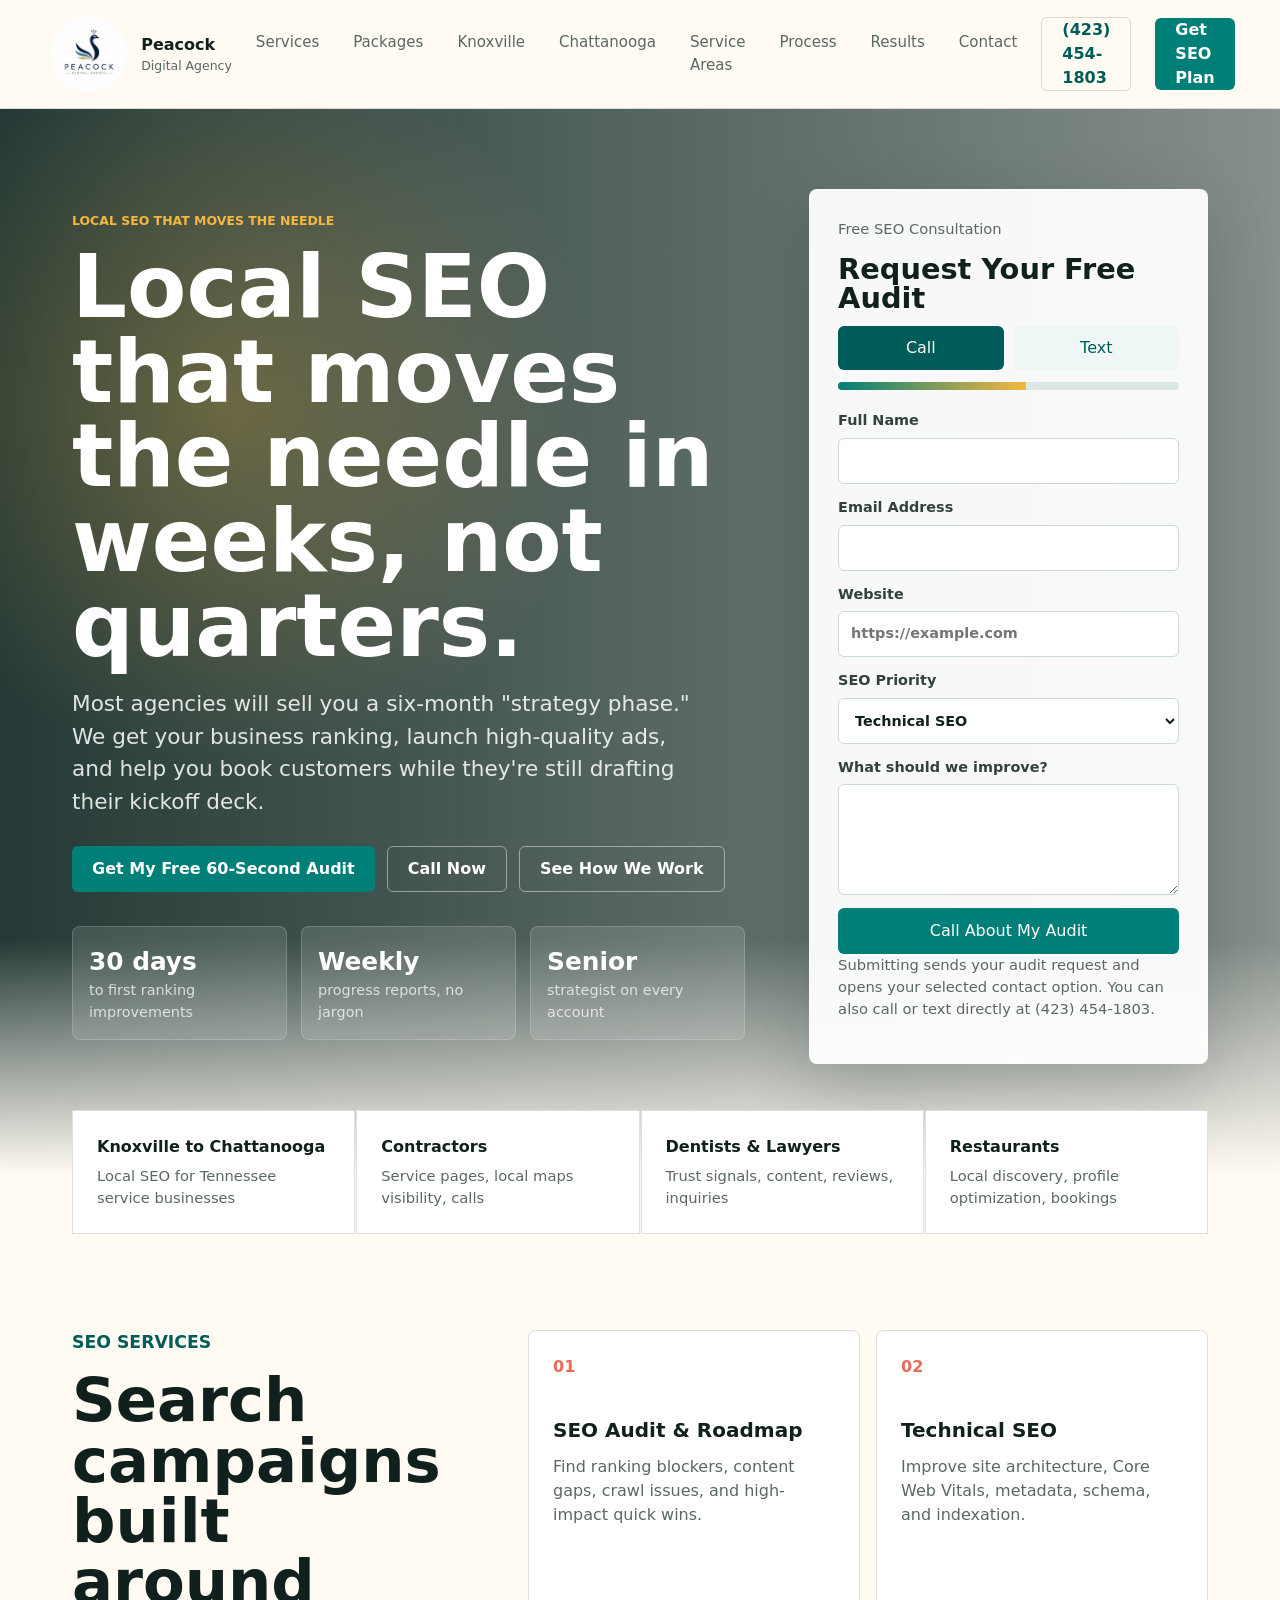
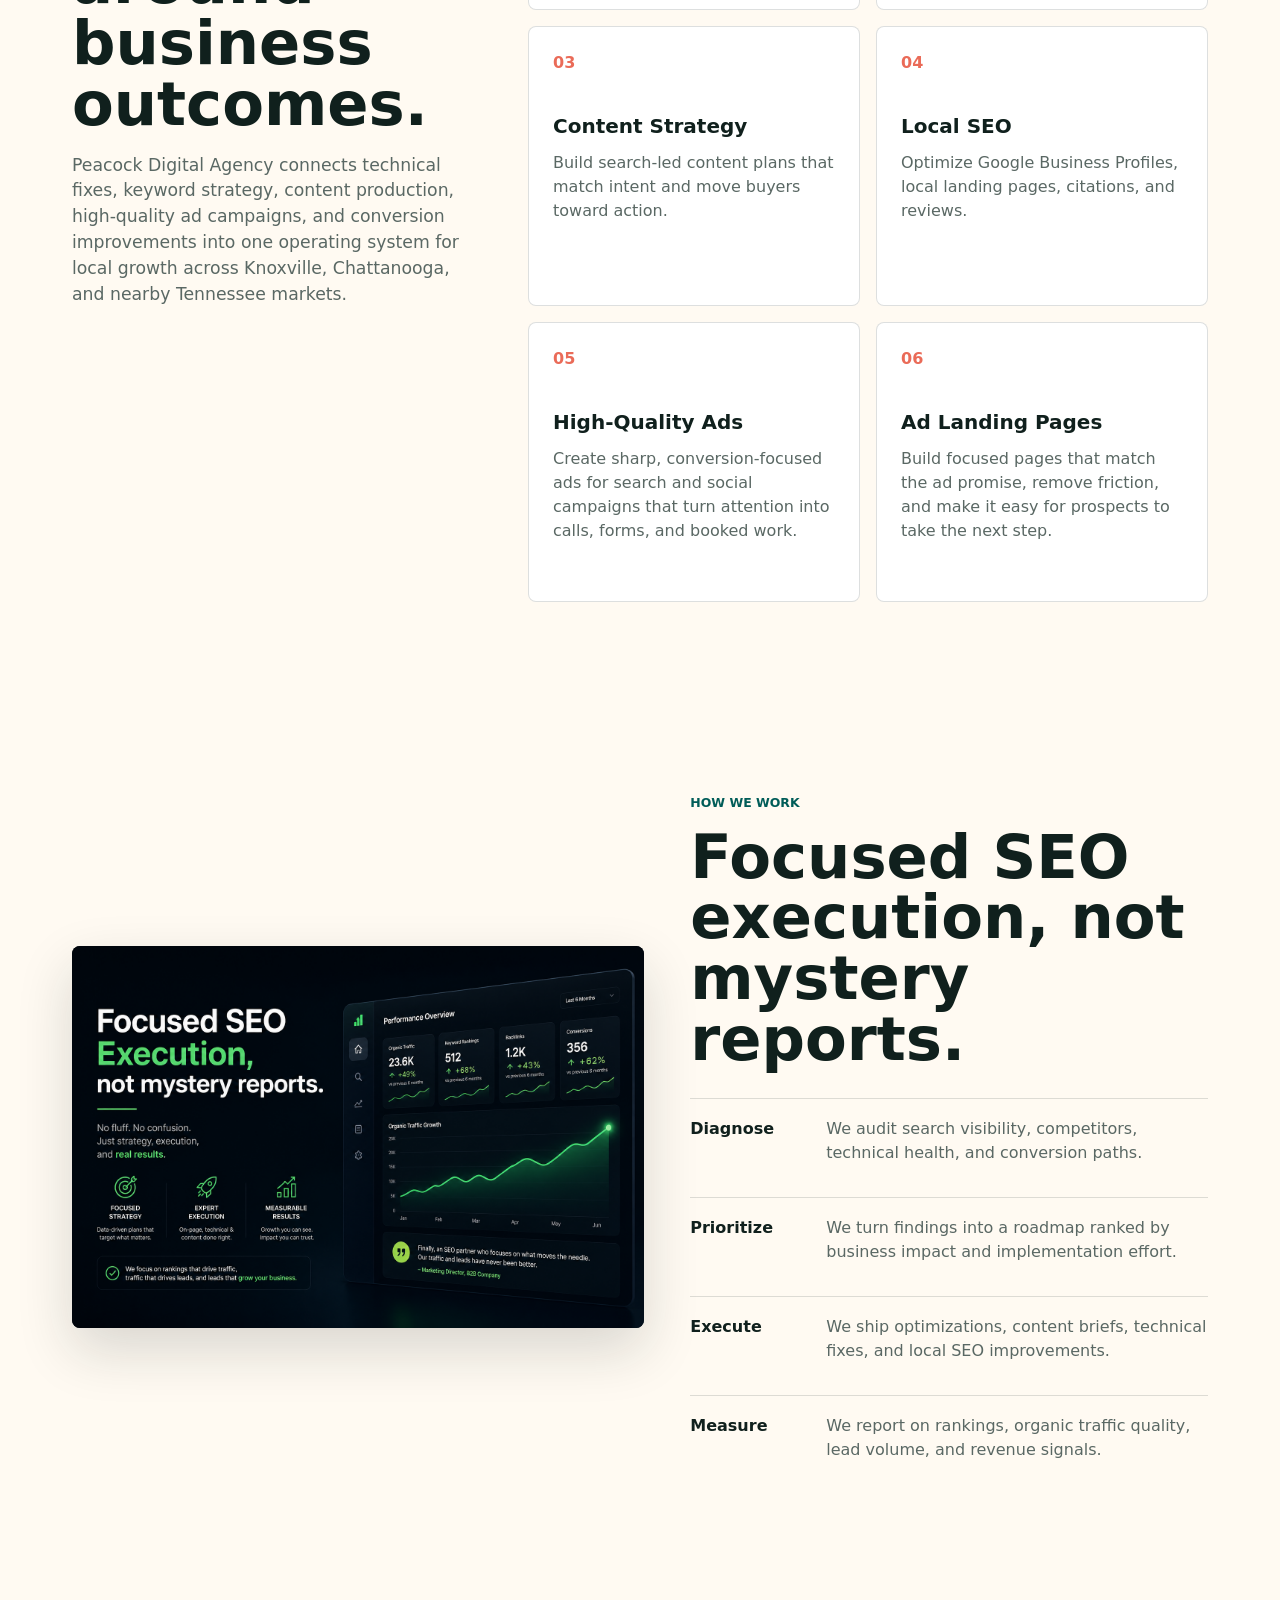
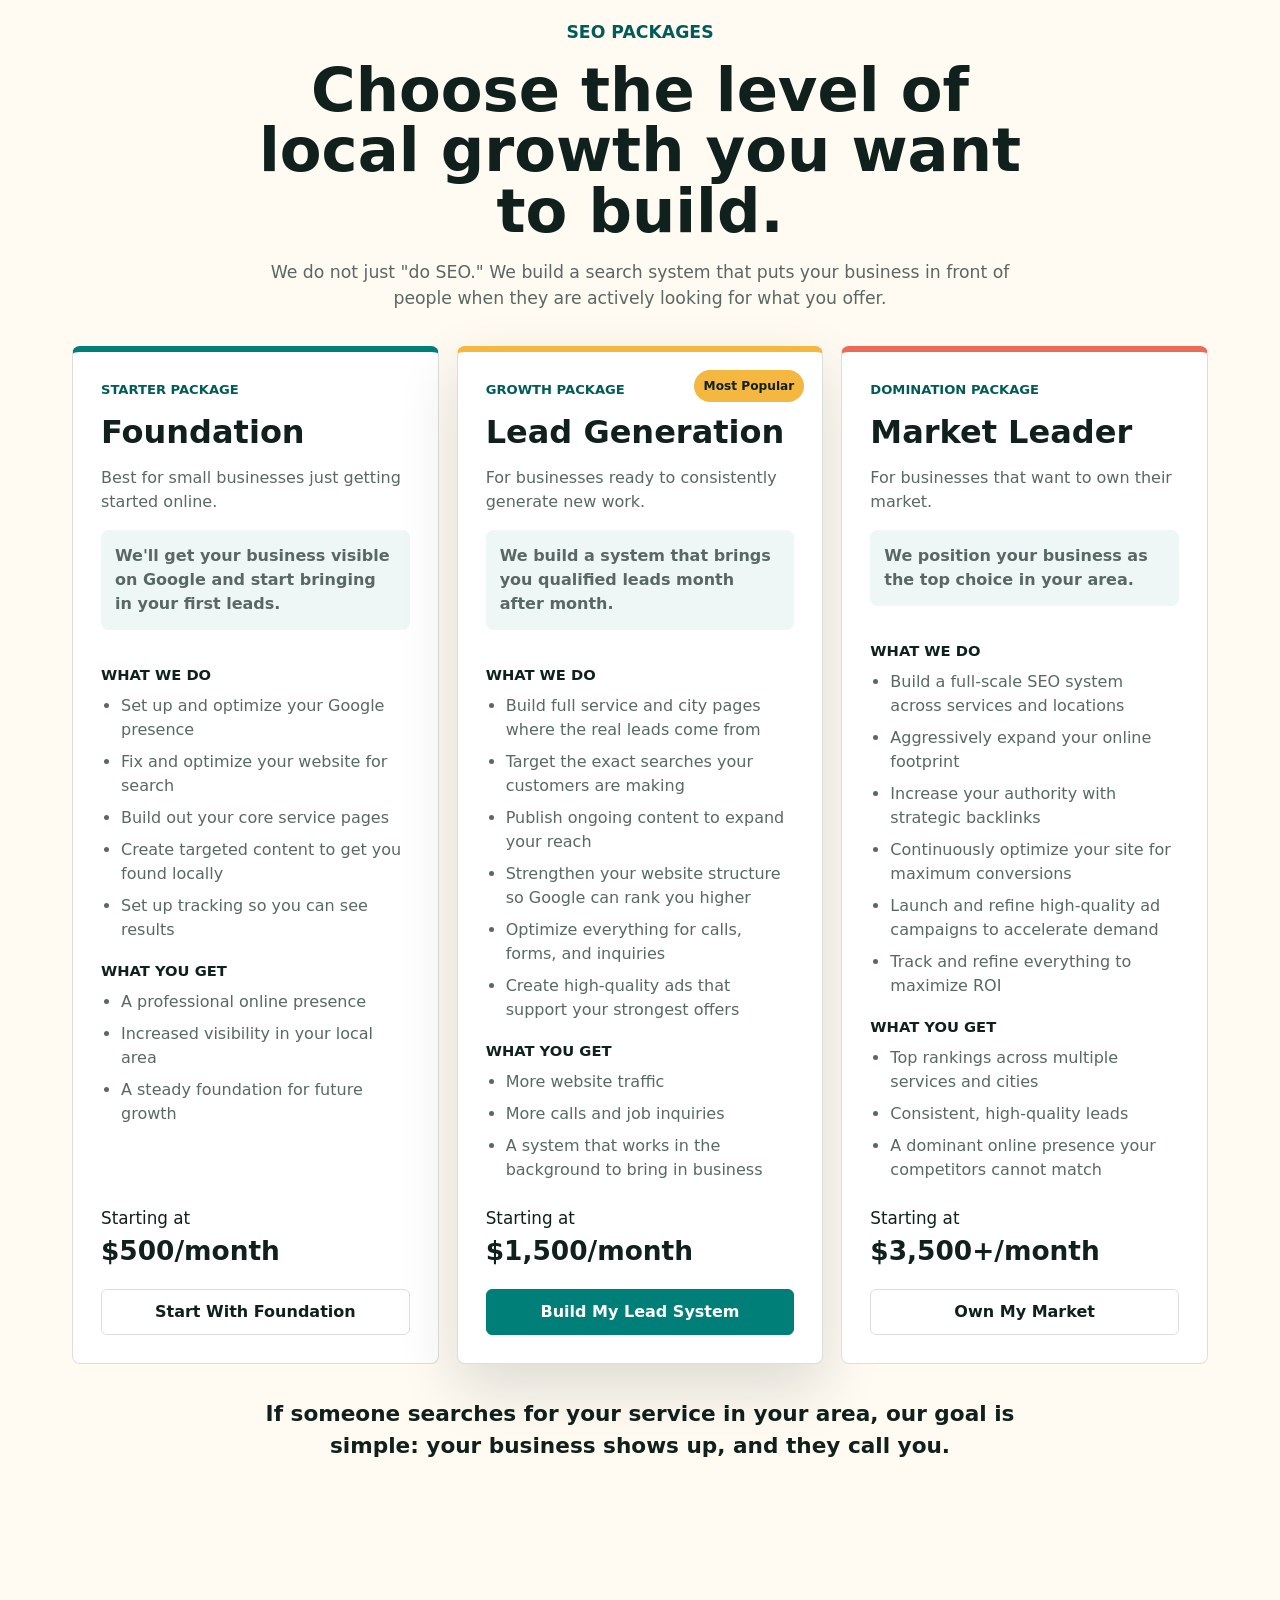
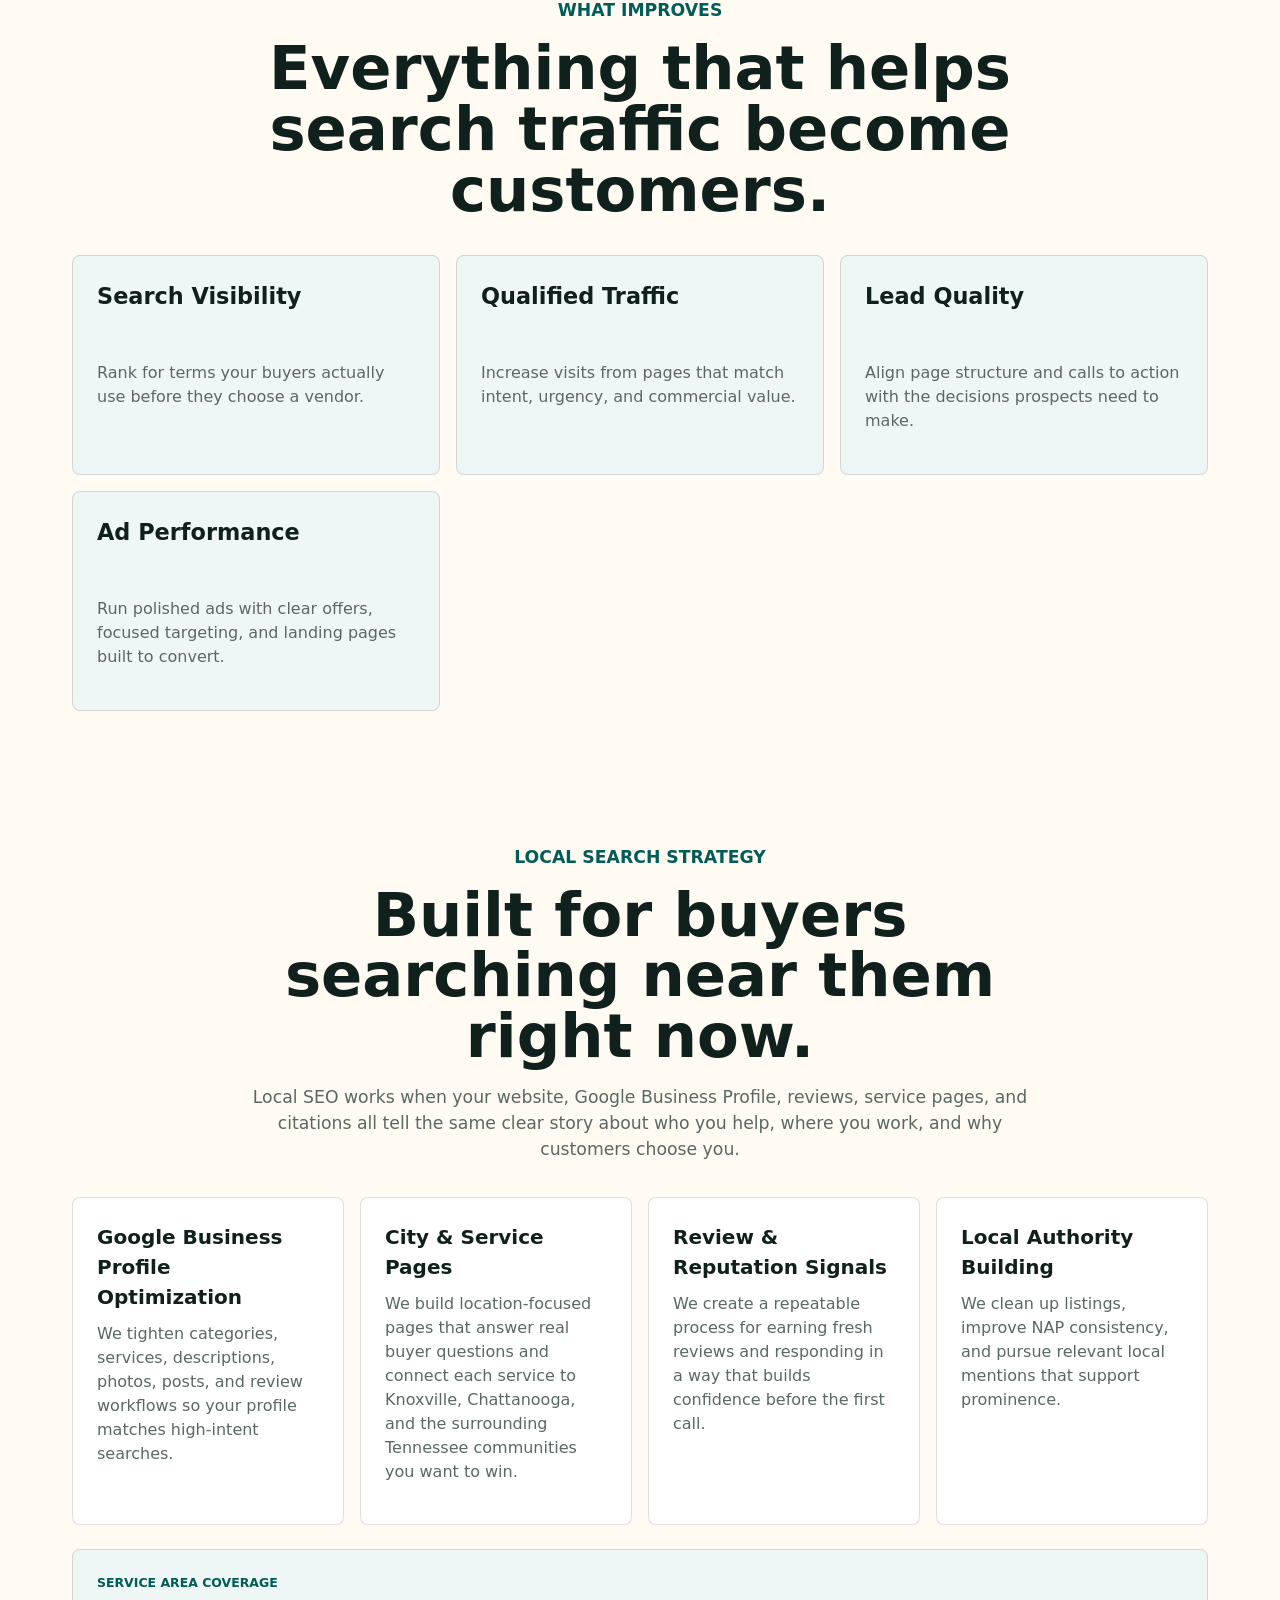
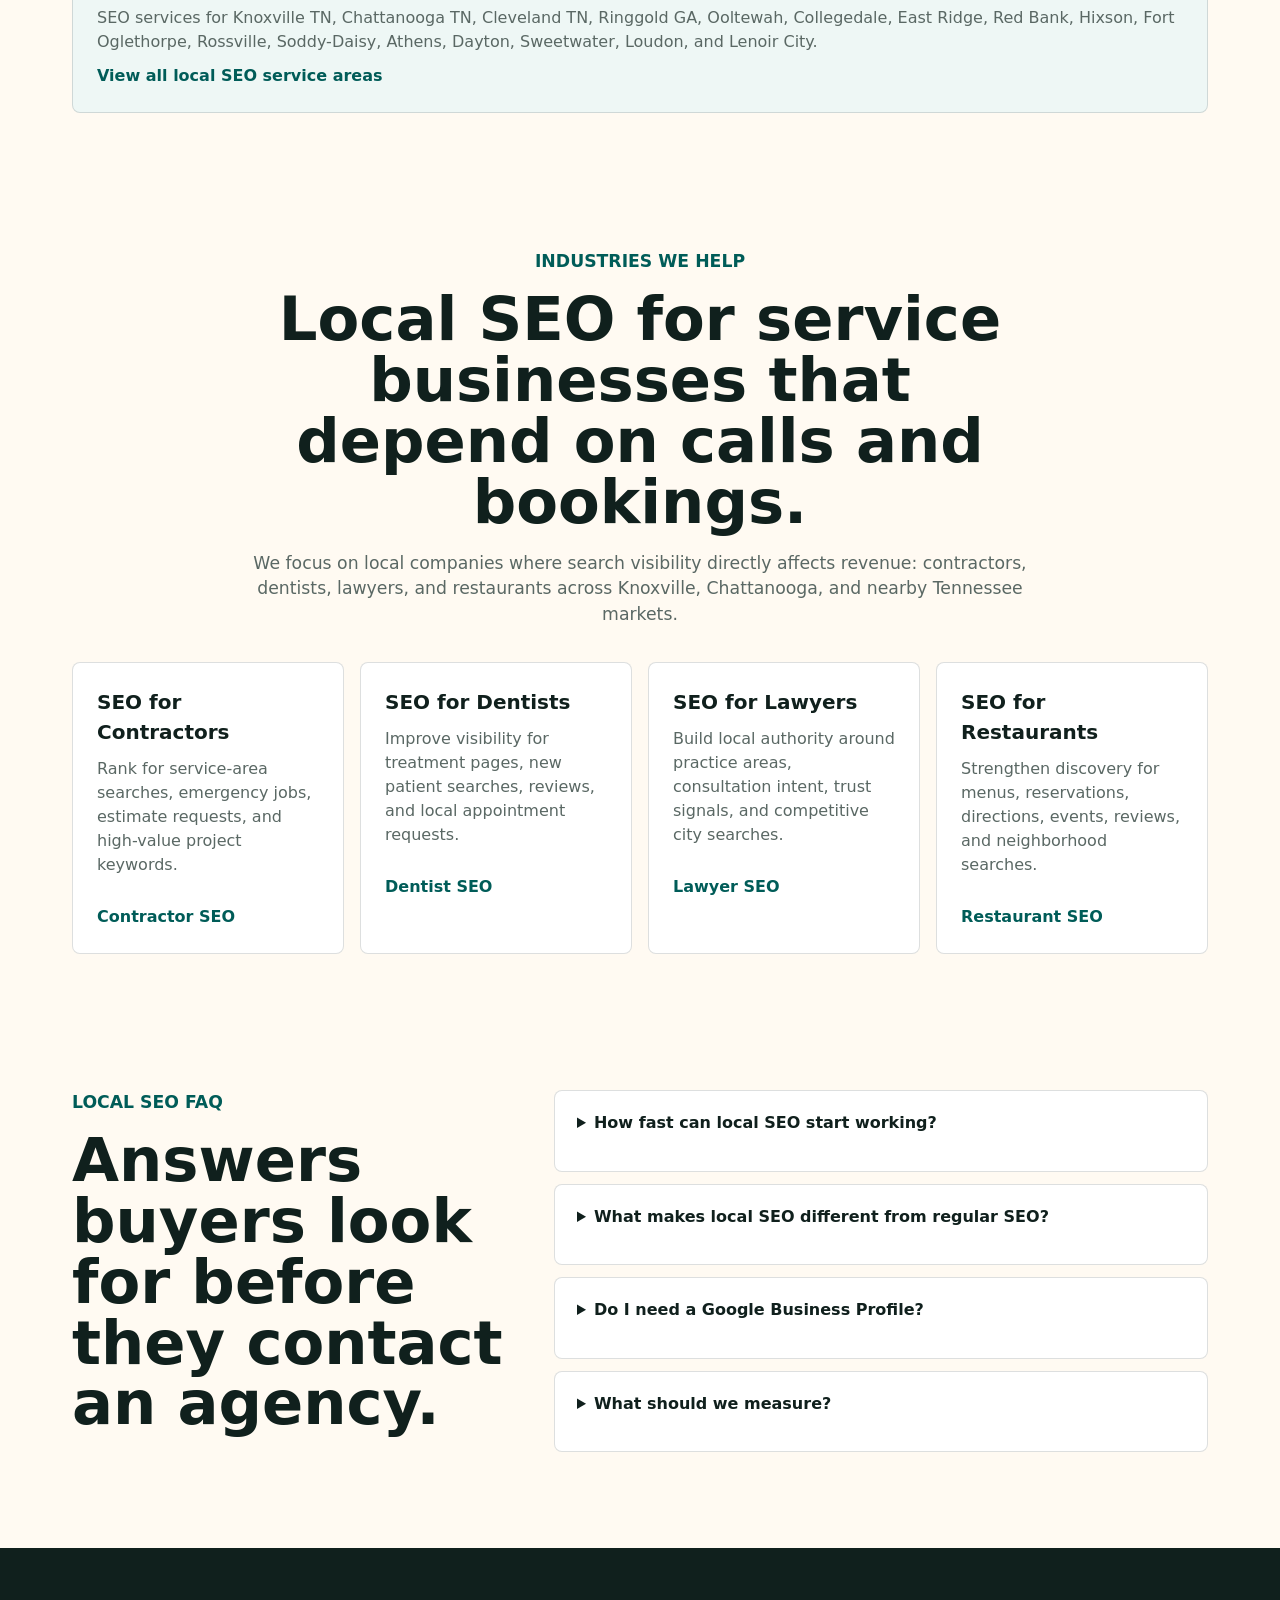
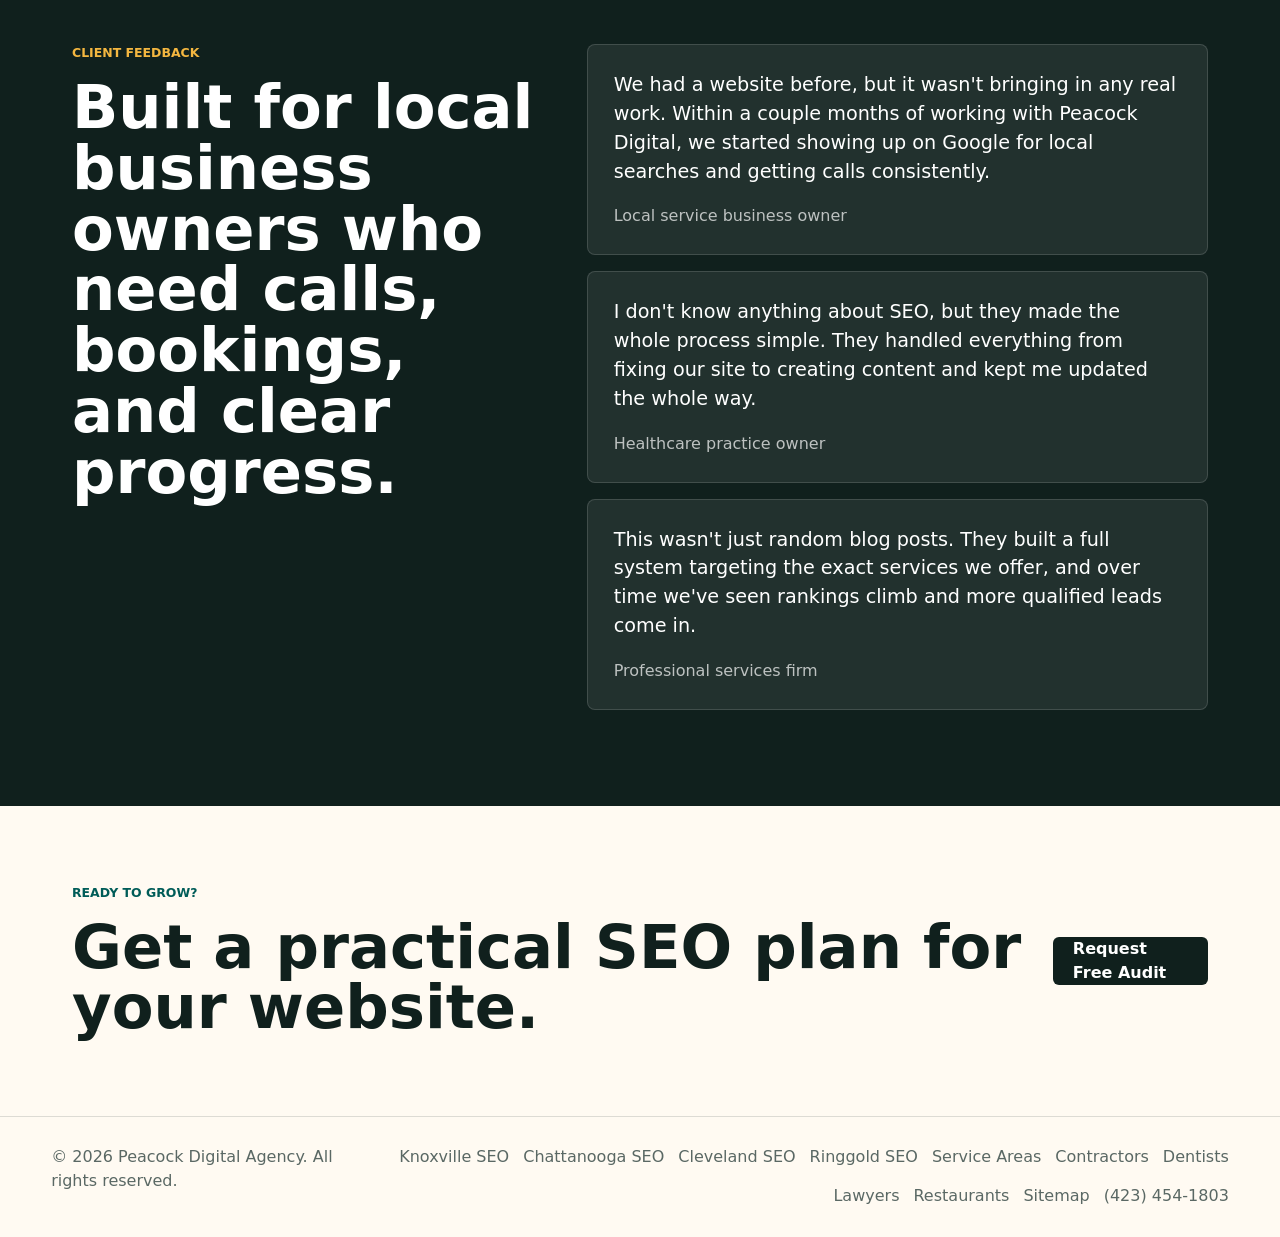
<file: index.html>
<!DOCTYPE html>
<html lang="en">
  <head>
    <meta charset="UTF-8" />
    <meta name="viewport" content="width=device-width, initial-scale=1.0" />
    <title>Local SEO Services | Peacock Digital Agency</title>
    <meta
      name="description"
      content="Peacock Digital Agency helps local businesses improve Google rankings, create high-quality ads, earn more calls, and book more customers."
    />
    <meta name="robots" content="index, follow" />
    <meta property="og:title" content="Local SEO Services | Peacock Digital Agency" />
    <meta
      property="og:description"
      content="Local SEO and high-quality ad campaigns built to improve visibility, calls, and booked customers without months of vague strategy work."
    />
    <meta property="og:type" content="website" />
    <meta property="og:image" content="logo.png" />
    <meta name="twitter:card" content="summary_large_image" />
    <link rel="preconnect" href="https://images.unsplash.com" />
    <link rel="stylesheet" href="styles.css" />
    <script type="application/ld+json">
      {
        "@context": "https://schema.org",
        "@type": "ProfessionalService",
        "name": "Peacock Digital Agency",
        "description": "Local SEO and advertising services for businesses that want better Google visibility, high-quality ads, more calls, and more booked customers.",
        "telephone": "+14234541803",
        "areaServed": [
          {
            "@type": "City",
            "name": "Knoxville",
            "address": {
              "@type": "PostalAddress",
              "addressRegion": "TN",
              "addressCountry": "US"
            }
          },
          {
            "@type": "City",
            "name": "Chattanooga",
            "address": {
              "@type": "PostalAddress",
              "addressRegion": "TN",
              "addressCountry": "US"
            }
          },
          {
            "@type": "City",
            "name": "Cleveland",
            "address": {
              "@type": "PostalAddress",
              "addressRegion": "TN",
              "addressCountry": "US"
            }
          },
          {
            "@type": "City",
            "name": "Ringgold",
            "address": {
              "@type": "PostalAddress",
              "addressRegion": "GA",
              "addressCountry": "US"
            }
          }
        ],
        "serviceType": ["Local SEO", "Digital Advertising", "Ad Creative"],
        "hasOfferCatalog": {
          "@type": "OfferCatalog",
          "name": "Local SEO Services",
          "itemListElement": [
            {
              "@type": "Offer",
              "itemOffered": {
                "@type": "Service",
                "name": "Google Business Profile Optimization"
              }
            },
            {
              "@type": "Offer",
              "itemOffered": {
                "@type": "Service",
                "name": "Local SEO Audit"
              }
            },
            {
              "@type": "Offer",
              "itemOffered": {
                "@type": "Service",
                "name": "Local Citation Building"
              }
            },
            {
              "@type": "Offer",
              "itemOffered": {
                "@type": "Service",
                "name": "High-Quality Ad Campaigns"
              }
            }
          ]
        },
        "sameAs": []
      }
    </script>
    <script type="application/ld+json">
      {
        "@context": "https://schema.org",
        "@type": "FAQPage",
        "mainEntity": [
          {
            "@type": "Question",
            "name": "How fast can local SEO start working?",
            "acceptedAnswer": {
              "@type": "Answer",
              "text": "Some improvements can appear within weeks after technical fixes, Google Business Profile updates, and citation cleanup. Competitive rankings usually require ongoing content, reviews, and authority work."
            }
          },
          {
            "@type": "Question",
            "name": "What makes local SEO different from regular SEO?",
            "acceptedAnswer": {
              "@type": "Answer",
              "text": "Local SEO focuses on searches with geographic intent. It combines website relevance, Google Business Profile strength, reviews, proximity, local content, and business listing consistency."
            }
          },
          {
            "@type": "Question",
            "name": "Do I need a Google Business Profile?",
            "acceptedAnswer": {
              "@type": "Answer",
              "text": "Yes. For most local businesses, a complete and verified Google Business Profile is one of the most important assets for showing up in Maps and local search results."
            }
          },
          {
            "@type": "Question",
            "name": "What should we measure?",
            "acceptedAnswer": {
              "@type": "Answer",
              "text": "Rankings matter, but the core metrics are calls, form submissions, booked appointments, direction requests, organic traffic quality, and revenue opportunities from local search."
            }
          }
        ]
      }
    </script>
  </head>
  <body>
    <header class="site-header">
      <a class="brand" href="#top" aria-label="Peacock Digital Agency home">
        <img class="brand-logo" src="logo.png" alt="" />
        <span>
          <strong>Peacock</strong>
          <small>Digital Agency</small>
        </span>
      </a>
      <nav class="main-nav" aria-label="Primary navigation">
        <a href="#services">Services</a>
        <a href="#packages">Packages</a>
        <a href="local-seo-knoxville.html">Knoxville</a>
        <a href="local-seo-chattanooga.html">Chattanooga</a>
        <a href="service-areas.html">Service Areas</a>
        <a href="#process">Process</a>
        <a href="#results">Results</a>
        <a href="#contact">Contact</a>
      </nav>
      <a class="header-phone" href="tel:+14234541803">(423) 454-1803</a>
      <a class="header-cta" href="#contact">Get SEO Plan</a>
    </header>

    <main id="top">
      <section class="hero">
        <div class="hero-media" aria-hidden="true"></div>
        <div class="hero-overlay"></div>
        <div class="hero-inner">
          <div class="hero-copy">
            <p class="eyebrow">Local SEO that moves the needle</p>
            <h1>Local SEO that moves the needle in weeks, not quarters.</h1>
            <p class="hero-subtitle">
              Most agencies will sell you a six-month "strategy phase." We get your business ranking,
              launch high-quality ads, and help you book customers while they're still drafting their kickoff deck.
            </p>
            <div class="hero-actions">
              <a class="primary-button" href="#contact">Get My Free 60-Second Audit</a>
              <a class="secondary-button" href="tel:+14234541803">Call Now</a>
              <a class="secondary-button" href="#process">See How We Work</a>
            </div>
            <dl class="hero-stats" aria-label="Agency highlights">
              <div>
                <dt>30 days</dt>
                <dd>to first ranking improvements</dd>
              </div>
              <div>
                <dt>Weekly</dt>
                <dd>progress reports, no jargon</dd>
              </div>
              <div>
                <dt>Senior</dt>
                <dd>strategist on every account</dd>
              </div>
            </dl>
          </div>

          <form class="lead-form" id="contact" aria-label="Request an SEO proposal">
            <p class="form-kicker">Free SEO Consultation</p>
            <h2>Request Your Free Audit</h2>
            <div class="contact-options" aria-label="Choose contact method">
              <button class="is-active" type="button" data-contact-method="call">Call</button>
              <button type="button" data-contact-method="text">Text</button>
            </div>
            <div class="progress">
              <span></span>
            </div>
            <label>
              Full Name
              <input name="name" autocomplete="name" required />
            </label>
            <label>
              Email Address
              <input name="email" type="email" autocomplete="email" required />
            </label>
            <label>
              Website
              <input name="website" type="url" placeholder="https://example.com" />
            </label>
            <label>
              SEO Priority
              <select name="priority">
                <option>Technical SEO</option>
                <option>Local SEO</option>
                <option>Content Strategy</option>
                <option>High-Quality Ads</option>
                <option>Ecommerce SEO</option>
                <option>Full SEO Campaign</option>
              </select>
            </label>
            <label>
              What should we improve?
              <textarea name="message" rows="4"></textarea>
            </label>
            <input
              class="form-trap"
              name="company"
              type="text"
              tabindex="-1"
              autocomplete="off"
              aria-hidden="true"
            />
            <button class="submit-button" type="submit">Call About My Audit</button>
            <div class="form-status" role="status" aria-live="polite"></div>
            <p class="form-note">
              Submitting sends your audit request and opens your selected contact option.
              You can also call or text directly at (423) 454-1803.
            </p>
          </form>
        </div>
      </section>

      <section class="proof-band" aria-label="Client proof points">
        <div>
          <strong>Knoxville to Chattanooga</strong>
          <span>Local SEO for Tennessee service businesses</span>
        </div>
        <div>
          <strong>Contractors</strong>
          <span>Service pages, local maps visibility, calls</span>
        </div>
        <div>
          <strong>Dentists &amp; Lawyers</strong>
          <span>Trust signals, content, reviews, inquiries</span>
        </div>
        <div>
          <strong>Restaurants</strong>
          <span>Local discovery, profile optimization, bookings</span>
        </div>
      </section>

      <section class="section split" id="services">
        <div class="section-copy">
          <p class="eyebrow dark">SEO services</p>
          <h2>Search campaigns built around business outcomes.</h2>
          <p>
            Peacock Digital Agency connects technical fixes, keyword strategy,
            content production, high-quality ad campaigns, and conversion improvements into one operating
            system for local growth across Knoxville, Chattanooga, and nearby
            Tennessee markets.
          </p>
        </div>
        <div class="service-grid">
          <article class="service-card" tabindex="0">
            <div class="service-card-inner">
              <div class="service-card-face service-card-front">
                <span>01</span>
                <h3>SEO Audit &amp; Roadmap</h3>
                <p>Find ranking blockers, content gaps, crawl issues, and high-impact quick wins.</p>
              </div>
              <div class="service-card-face service-card-back">
                <img src="Tile flip/SEO Audit.png" alt="" loading="lazy" />
                <div class="service-card-back-copy">
                  <strong>SEO Audit &amp; Roadmap</strong>
                  <p>Find the highest-impact fixes before spending on more traffic.</p>
                </div>
              </div>
            </div>
          </article>
          <article class="service-card" tabindex="0">
            <div class="service-card-inner">
              <div class="service-card-face service-card-front">
                <span>02</span>
                <h3>Technical SEO</h3>
                <p>Improve site architecture, Core Web Vitals, metadata, schema, and indexation.</p>
              </div>
              <div class="service-card-face service-card-back">
                <img src="Tile flip/SEO Tech.png" alt="" loading="lazy" />
                <div class="service-card-back-copy">
                  <strong>Technical SEO</strong>
                  <p>Clean up crawl, speed, structure, metadata, and indexation issues.</p>
                </div>
              </div>
            </div>
          </article>
          <article class="service-card" tabindex="0">
            <div class="service-card-inner">
              <div class="service-card-face service-card-front">
                <span>03</span>
                <h3>Content Strategy</h3>
                <p>Build search-led content plans that match intent and move buyers toward action.</p>
              </div>
              <div class="service-card-face service-card-back">
                <img src="Tile flip/Content Sratagey.png" alt="" loading="lazy" />
                <div class="service-card-back-copy">
                  <strong>Content Strategy</strong>
                  <p>Plan content around real buyer intent and local search demand.</p>
                </div>
              </div>
            </div>
          </article>
          <article class="service-card" tabindex="0">
            <div class="service-card-inner">
              <div class="service-card-face service-card-front">
                <span>04</span>
                <h3>Local SEO</h3>
                <p>Optimize Google Business Profiles, local landing pages, citations, and reviews.</p>
              </div>
              <div class="service-card-face service-card-back">
                <img src="Tile flip/Local SEO.png" alt="" loading="lazy" />
                <div class="service-card-back-copy">
                  <strong>Local SEO</strong>
                  <p>Improve Maps visibility, city pages, citations, reviews, and local trust.</p>
                </div>
              </div>
            </div>
          </article>
          <article class="service-card" tabindex="0">
            <div class="service-card-inner">
              <div class="service-card-face service-card-front">
                <span>05</span>
                <h3>High-Quality Ads</h3>
                <p>Create sharp, conversion-focused ads for search and social campaigns that turn attention into calls, forms, and booked work.</p>
              </div>
              <div class="service-card-face service-card-back">
                <img src="Tile flip/Hogh quilty adds.png" alt="" loading="lazy" />
                <div class="service-card-back-copy">
                  <strong>High-Quality Ads</strong>
                  <p>Build sharp ads with clear offers and conversion-focused messaging.</p>
                </div>
              </div>
            </div>
          </article>
          <article class="service-card" tabindex="0">
            <div class="service-card-inner">
              <div class="service-card-face service-card-front">
                <span>06</span>
                <h3>Ad Landing Pages</h3>
                <p>Build focused pages that match the ad promise, remove friction, and make it easy for prospects to take the next step.</p>
              </div>
              <div class="service-card-face service-card-back">
                <img src="Tile flip/Add Landing page.png" alt="" loading="lazy" />
                <div class="service-card-back-copy">
                  <strong>Ad Landing Pages</strong>
                  <p>Match each campaign with focused pages that make action obvious.</p>
                </div>
              </div>
            </div>
          </article>
        </div>
      </section>

      <section class="section image-feature" id="process">
        <img
          src="SEO Tracking.png"
          alt="Analytics dashboard showing marketing performance charts"
        />
        <div>
          <p class="eyebrow dark">How we work</p>
          <h2>Focused SEO execution, not mystery reports.</h2>
          <ol class="process-list">
            <li>
              <strong>Diagnose</strong>
              <span>We audit search visibility, competitors, technical health, and conversion paths.</span>
            </li>
            <li>
              <strong>Prioritize</strong>
              <span>We turn findings into a roadmap ranked by business impact and implementation effort.</span>
            </li>
            <li>
              <strong>Execute</strong>
              <span>We ship optimizations, content briefs, technical fixes, and local SEO improvements.</span>
            </li>
            <li>
              <strong>Measure</strong>
              <span>We report on rankings, organic traffic quality, lead volume, and revenue signals.</span>
            </li>
          </ol>
        </div>
      </section>

      <section class="section packages-section" id="packages">
        <div class="section-copy centered">
          <p class="eyebrow dark">SEO packages</p>
          <h2>Choose the level of local growth you want to build.</h2>
          <p>
            We do not just "do SEO." We build a search system that puts your
            business in front of people when they are actively looking for what
            you offer.
          </p>
        </div>
        <div class="package-grid">
          <article class="package-card starter">
            <p class="package-label">Starter Package</p>
            <h3>Foundation</h3>
            <p class="package-fit">Best for small businesses just getting started online.</p>
            <p class="package-promise">
              We'll get your business visible on Google and start bringing in
              your first leads.
            </p>
            <h4>What we do</h4>
            <ul>
              <li>Set up and optimize your Google presence</li>
              <li>Fix and optimize your website for search</li>
              <li>Build out your core service pages</li>
              <li>Create targeted content to get you found locally</li>
              <li>Set up tracking so you can see results</li>
            </ul>
            <h4>What you get</h4>
            <ul>
              <li>A professional online presence</li>
              <li>Increased visibility in your local area</li>
              <li>A steady foundation for future growth</li>
            </ul>
            <p class="package-price">Starting at <strong>$500/month</strong></p>
            <a class="package-button" href="#contact">Start With Foundation</a>
          </article>

          <article class="package-card growth featured">
            <p class="package-badge">Most Popular</p>
            <p class="package-label">Growth Package</p>
            <h3>Lead Generation</h3>
            <p class="package-fit">For businesses ready to consistently generate new work.</p>
            <p class="package-promise">
              We build a system that brings you qualified leads month after month.
            </p>
            <h4>What we do</h4>
            <ul>
              <li>Build full service and city pages where the real leads come from</li>
              <li>Target the exact searches your customers are making</li>
              <li>Publish ongoing content to expand your reach</li>
              <li>Strengthen your website structure so Google can rank you higher</li>
              <li>Optimize everything for calls, forms, and inquiries</li>
              <li>Create high-quality ads that support your strongest offers</li>
            </ul>
            <h4>What you get</h4>
            <ul>
              <li>More website traffic</li>
              <li>More calls and job inquiries</li>
              <li>A system that works in the background to bring in business</li>
            </ul>
            <p class="package-price">Starting at <strong>$1,500/month</strong></p>
            <a class="package-button primary-package" href="#contact">Build My Lead System</a>
          </article>

          <article class="package-card domination">
            <p class="package-label">Domination Package</p>
            <h3>Market Leader</h3>
            <p class="package-fit">For businesses that want to own their market.</p>
            <p class="package-promise">
              We position your business as the top choice in your area.
            </p>
            <h4>What we do</h4>
            <ul>
              <li>Build a full-scale SEO system across services and locations</li>
              <li>Aggressively expand your online footprint</li>
              <li>Increase your authority with strategic backlinks</li>
              <li>Continuously optimize your site for maximum conversions</li>
              <li>Launch and refine high-quality ad campaigns to accelerate demand</li>
              <li>Track and refine everything to maximize ROI</li>
            </ul>
            <h4>What you get</h4>
            <ul>
              <li>Top rankings across multiple services and cities</li>
              <li>Consistent, high-quality leads</li>
              <li>A dominant online presence your competitors cannot match</li>
            </ul>
            <p class="package-price">Starting at <strong>$3,500+/month</strong></p>
            <a class="package-button" href="#contact">Own My Market</a>
          </article>
        </div>
        <p class="sales-line">
          If someone searches for your service in your area, our goal is simple:
          your business shows up, and they call you.
        </p>
      </section>

      <section class="section results" id="results">
        <div class="section-copy centered">
          <p class="eyebrow dark">What improves</p>
          <h2>Everything that helps search traffic become customers.</h2>
        </div>
        <div class="metric-grid">
          <article>
            <strong>Search Visibility</strong>
            <p>Rank for terms your buyers actually use before they choose a vendor.</p>
          </article>
          <article>
            <strong>Qualified Traffic</strong>
            <p>Increase visits from pages that match intent, urgency, and commercial value.</p>
          </article>
          <article>
            <strong>Lead Quality</strong>
            <p>Align page structure and calls to action with the decisions prospects need to make.</p>
          </article>
          <article>
            <strong>Ad Performance</strong>
            <p>Run polished ads with clear offers, focused targeting, and landing pages built to convert.</p>
          </article>
        </div>
      </section>

      <section class="section local-search">
        <div class="section-copy centered">
          <p class="eyebrow dark">Local search strategy</p>
          <h2>Built for buyers searching near them right now.</h2>
          <p>
            Local SEO works when your website, Google Business Profile, reviews,
            service pages, and citations all tell the same clear story about who
            you help, where you work, and why customers choose you.
          </p>
        </div>
        <div class="local-grid">
          <article>
            <h3>Google Business Profile Optimization</h3>
            <p>
              We tighten categories, services, descriptions, photos, posts, and
              review workflows so your profile matches high-intent searches.
            </p>
          </article>
          <article>
            <h3>City &amp; Service Pages</h3>
            <p>
              We build location-focused pages that answer real buyer questions
              and connect each service to Knoxville, Chattanooga, and the
              surrounding Tennessee communities you want to win.
            </p>
          </article>
          <article>
            <h3>Review &amp; Reputation Signals</h3>
            <p>
              We create a repeatable process for earning fresh reviews and
              responding in a way that builds confidence before the first call.
            </p>
          </article>
          <article>
            <h3>Local Authority Building</h3>
            <p>
              We clean up listings, improve NAP consistency, and pursue relevant
              local mentions that support prominence.
            </p>
          </article>
        </div>
        <div class="service-area-strip">
          <p class="eyebrow dark">Service area coverage</p>
          <p>
            SEO services for Knoxville TN, Chattanooga TN, Cleveland TN, Ringgold GA,
            Ooltewah, Collegedale, East Ridge, Red Bank, Hixson, Fort Oglethorpe,
            Rossville, Soddy-Daisy, Athens, Dayton, Sweetwater, Loudon, and Lenoir City.
          </p>
          <a href="service-areas.html">View all local SEO service areas</a>
        </div>
      </section>

      <section class="section industries-section">
        <div class="section-copy centered">
          <p class="eyebrow dark">Industries we help</p>
          <h2>Local SEO for service businesses that depend on calls and bookings.</h2>
          <p>
            We focus on local companies where search visibility directly affects
            revenue: contractors, dentists, lawyers, and restaurants across
            Knoxville, Chattanooga, and nearby Tennessee markets.
          </p>
        </div>
        <div class="industry-grid">
          <article>
            <h3>SEO for Contractors</h3>
            <p>
              Rank for service-area searches, emergency jobs, estimate requests,
              and high-value project keywords.
            </p>
            <a href="seo-for-contractors.html">Contractor SEO</a>
          </article>
          <article>
            <h3>SEO for Dentists</h3>
            <p>
              Improve visibility for treatment pages, new patient searches,
              reviews, and local appointment requests.
            </p>
            <a href="seo-for-dentists.html">Dentist SEO</a>
          </article>
          <article>
            <h3>SEO for Lawyers</h3>
            <p>
              Build local authority around practice areas, consultation intent,
              trust signals, and competitive city searches.
            </p>
            <a href="seo-for-lawyers.html">Lawyer SEO</a>
          </article>
          <article>
            <h3>SEO for Restaurants</h3>
            <p>
              Strengthen discovery for menus, reservations, directions, events,
              reviews, and neighborhood searches.
            </p>
            <a href="seo-for-restaurants.html">Restaurant SEO</a>
          </article>
        </div>
      </section>

      <section class="section faq-section">
        <div class="section-copy">
          <p class="eyebrow dark">Local SEO FAQ</p>
          <h2>Answers buyers look for before they contact an agency.</h2>
        </div>
        <div class="faq-list">
          <details>
            <summary>How fast can local SEO start working?</summary>
            <p>
              Some improvements can appear within weeks after technical fixes,
              Google Business Profile updates, and citation cleanup. Competitive
              rankings usually require ongoing content, reviews, and authority work.
            </p>
          </details>
          <details>
            <summary>What makes local SEO different from regular SEO?</summary>
            <p>
              Local SEO focuses on searches with geographic intent. It combines
              website relevance, Google Business Profile strength, reviews,
              proximity, local content, and business listing consistency.
            </p>
          </details>
          <details>
            <summary>Do I need a Google Business Profile?</summary>
            <p>
              Yes. For most local businesses, a complete and verified Google
              Business Profile is one of the most important assets for showing up
              in Maps and local search results.
            </p>
          </details>
          <details>
            <summary>What should we measure?</summary>
            <p>
              Rankings matter, but the core metrics are calls, form submissions,
              booked appointments, direction requests, organic traffic quality,
              and revenue opportunities from local search.
            </p>
          </details>
        </div>
      </section>

      <section class="testimonial-section">
        <div class="testimonial-copy">
          <p class="eyebrow">Client feedback</p>
          <h2>Built for local business owners who need calls, bookings, and clear progress.</h2>
        </div>
        <div class="testimonials">
          <figure>
            <blockquote>
              We had a website before, but it wasn't bringing in any real work.
              Within a couple months of working with Peacock Digital, we started
              showing up on Google for local searches and getting calls consistently.
            </blockquote>
            <figcaption>Local service business owner</figcaption>
          </figure>
          <figure>
            <blockquote>
              I don't know anything about SEO, but they made the whole process simple.
              They handled everything from fixing our site to creating content and
              kept me updated the whole way.
            </blockquote>
            <figcaption>Healthcare practice owner</figcaption>
          </figure>
          <figure>
            <blockquote>
              This wasn't just random blog posts. They built a full system targeting
              the exact services we offer, and over time we've seen rankings climb
              and more qualified leads come in.
            </blockquote>
            <figcaption>Professional services firm</figcaption>
          </figure>
        </div>
      </section>

      <section class="final-cta">
        <div>
          <p class="eyebrow dark">Ready to grow?</p>
          <h2>Get a practical SEO plan for your website.</h2>
        </div>
        <a class="primary-button dark-button" href="#contact">Request Free Audit</a>
      </section>
    </main>

    <footer>
      <p>© 2026 Peacock Digital Agency. All rights reserved.</p>
      <div class="footer-links">
        <a href="local-seo-knoxville.html">Knoxville SEO</a>
        <a href="local-seo-chattanooga.html">Chattanooga SEO</a>
        <a href="local-seo-cleveland-tn.html">Cleveland SEO</a>
        <a href="local-seo-ringgold-ga.html">Ringgold SEO</a>
        <a href="service-areas.html">Service Areas</a>
        <a href="seo-for-contractors.html">Contractors</a>
        <a href="seo-for-dentists.html">Dentists</a>
        <a href="seo-for-lawyers.html">Lawyers</a>
        <a href="seo-for-restaurants.html">Restaurants</a>
        <a href="sitemap.html">Sitemap</a>
        <a href="tel:+14234541803">(423) 454-1803</a>
      </div>
    </footer>

    <script src="script.js"></script>
  </body>
</html>
</file>
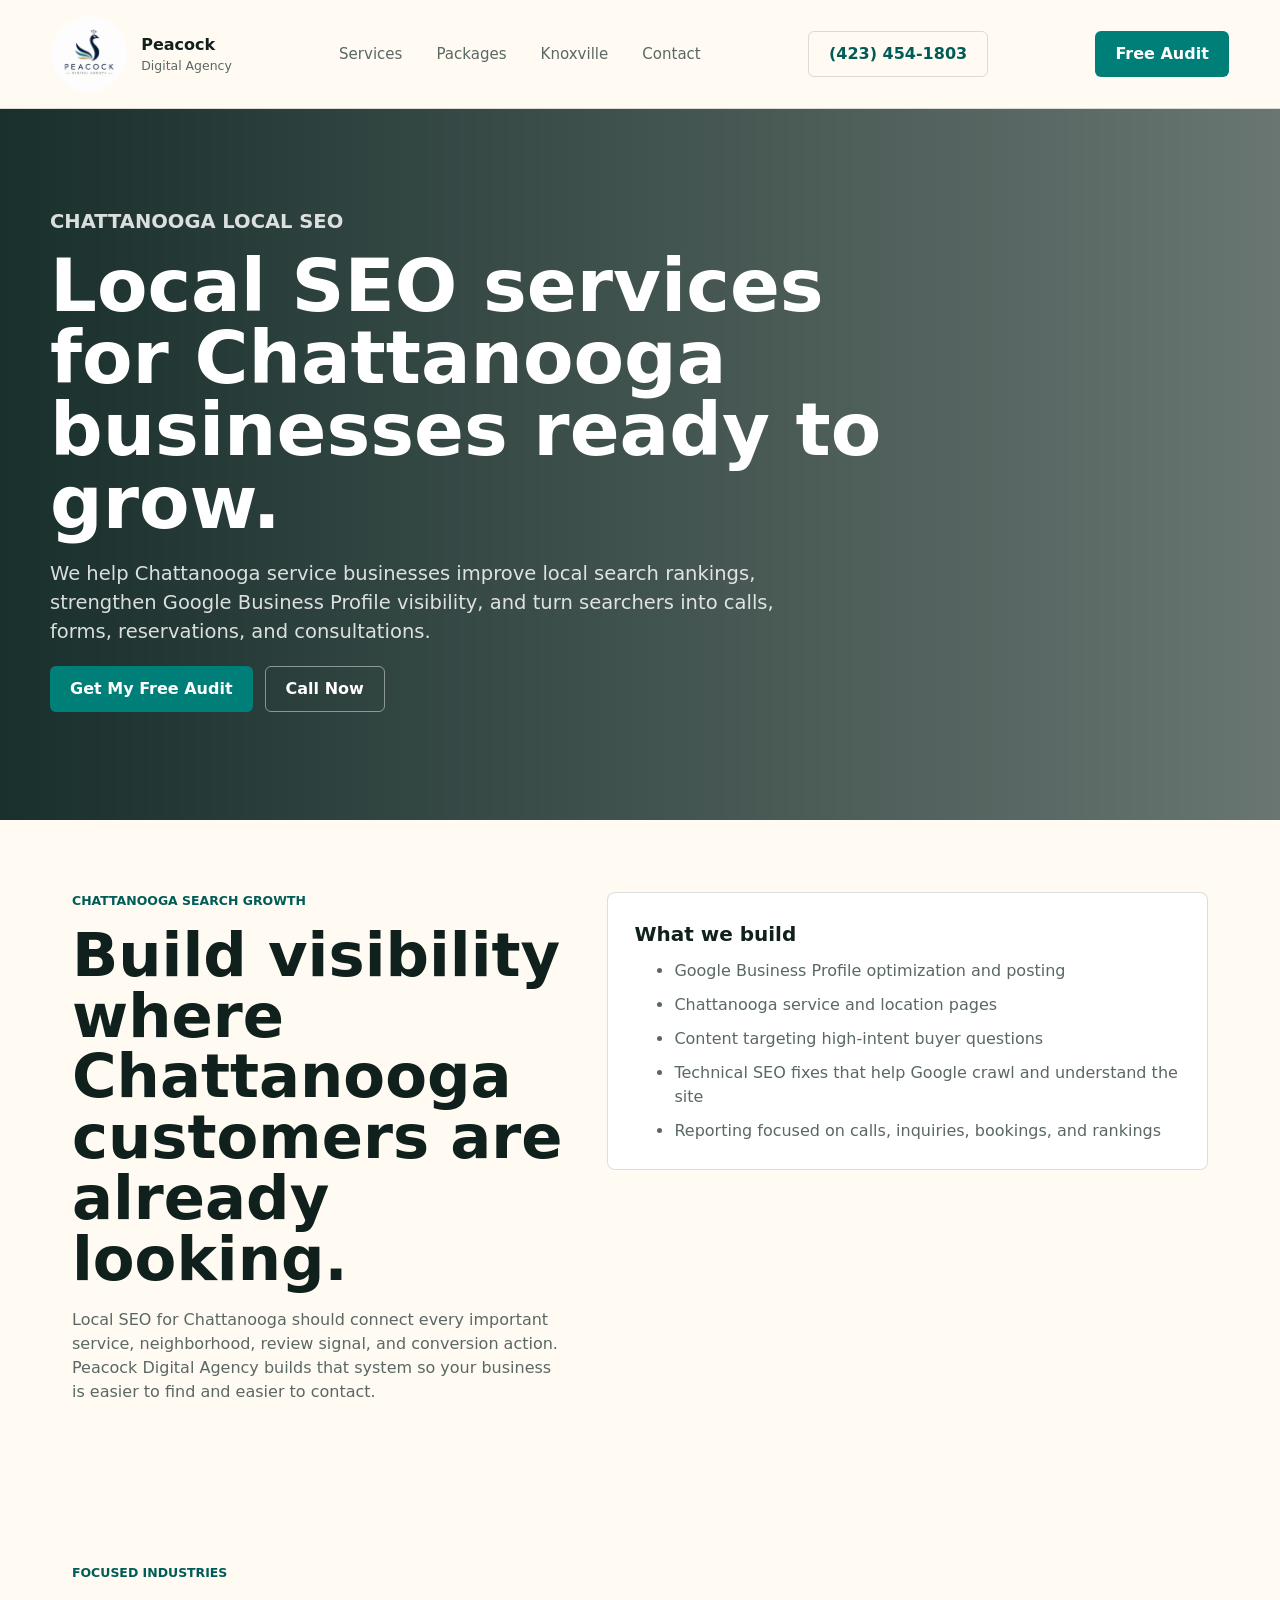
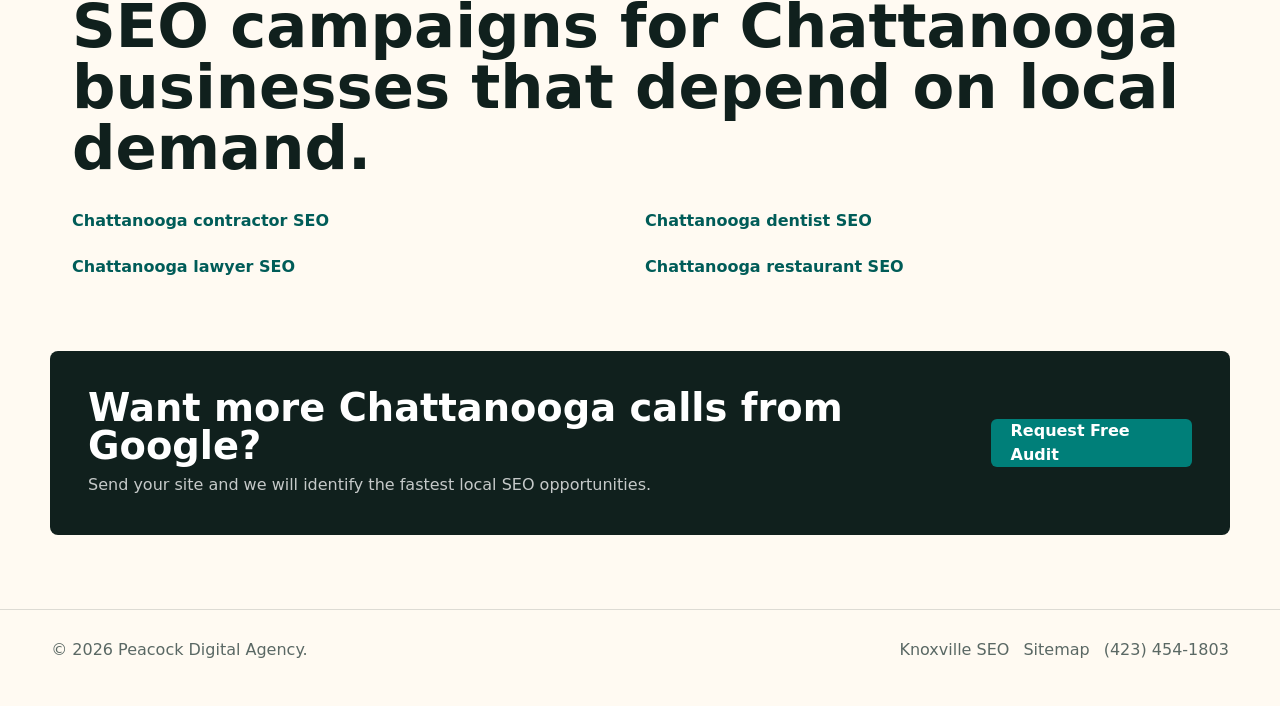
<file: local-seo-chattanooga.html>
<!DOCTYPE html>
<html lang="en">
  <head>
    <meta charset="UTF-8" />
    <meta name="viewport" content="width=device-width, initial-scale=1.0" />
    <title>Local SEO Chattanooga TN | Peacock Digital Agency</title>
    <meta
      name="description"
      content="Local SEO services for Chattanooga businesses that want stronger Google rankings, better Maps visibility, more calls, and more booked customers."
    />
    <meta name="robots" content="index, follow" />
    <link rel="stylesheet" href="styles.css" />
    <script type="application/ld+json">
      {
        "@context": "https://schema.org",
        "@type": "ProfessionalService",
        "name": "Peacock Digital Agency",
        "telephone": "+14234541803",
        "serviceType": "Local SEO Chattanooga TN",
        "areaServed": {
          "@type": "City",
          "name": "Chattanooga",
          "address": {
            "@type": "PostalAddress",
            "addressRegion": "TN",
            "addressCountry": "US"
          }
        }
      }
    </script>
  </head>
  <body>
    <header class="site-header">
      <a class="brand" href="index.html" aria-label="Peacock Digital Agency home">
        <img class="brand-logo" src="logo.png" alt="" />
        <span><strong>Peacock</strong><small>Digital Agency</small></span>
      </a>
      <nav class="main-nav" aria-label="Primary navigation">
        <a href="index.html#services">Services</a>
        <a href="index.html#packages">Packages</a>
        <a href="local-seo-knoxville.html">Knoxville</a>
        <a href="index.html#contact">Contact</a>
      </nav>
      <a class="header-phone" href="tel:+14234541803">(423) 454-1803</a>
      <a class="header-cta" href="index.html#contact">Free Audit</a>
    </header>

    <main>
      <section class="subpage-hero">
        <div class="subpage-hero-inner">
          <p class="eyebrow">Chattanooga local SEO</p>
          <h1>Local SEO services for Chattanooga businesses ready to grow.</h1>
          <p>
            We help Chattanooga service businesses improve local search rankings,
            strengthen Google Business Profile visibility, and turn searchers into
            calls, forms, reservations, and consultations.
          </p>
          <div class="hero-actions">
            <a class="primary-button" href="index.html#contact">Get My Free Audit</a>
            <a class="secondary-button" href="tel:+14234541803">Call Now</a>
          </div>
        </div>
      </section>

      <section class="subpage-section subpage-grid">
        <div>
          <p class="eyebrow dark">Chattanooga search growth</p>
          <h2>Build visibility where Chattanooga customers are already looking.</h2>
          <p>
            Local SEO for Chattanooga should connect every important service,
            neighborhood, review signal, and conversion action. Peacock Digital
            Agency builds that system so your business is easier to find and
            easier to contact.
          </p>
        </div>
        <div class="content-panel">
          <h3>What we build</h3>
          <ul>
            <li>Google Business Profile optimization and posting</li>
            <li>Chattanooga service and location pages</li>
            <li>Content targeting high-intent buyer questions</li>
            <li>Technical SEO fixes that help Google crawl and understand the site</li>
            <li>Reporting focused on calls, inquiries, bookings, and rankings</li>
          </ul>
        </div>
      </section>

      <section class="subpage-section">
        <p class="eyebrow dark">Focused industries</p>
        <h2>SEO campaigns for Chattanooga businesses that depend on local demand.</h2>
        <ul class="local-link-list">
          <li><a href="seo-for-contractors.html">Chattanooga contractor SEO</a></li>
          <li><a href="seo-for-dentists.html">Chattanooga dentist SEO</a></li>
          <li><a href="seo-for-lawyers.html">Chattanooga lawyer SEO</a></li>
          <li><a href="seo-for-restaurants.html">Chattanooga restaurant SEO</a></li>
        </ul>
      </section>

      <section class="subpage-cta">
        <div>
          <h2>Want more Chattanooga calls from Google?</h2>
          <p>Send your site and we will identify the fastest local SEO opportunities.</p>
        </div>
        <a class="primary-button" href="index.html#contact">Request Free Audit</a>
      </section>
    </main>

    <footer>
      <p>© 2026 Peacock Digital Agency.</p>
      <div class="footer-links">
        <a href="local-seo-knoxville.html">Knoxville SEO</a>
        <a href="sitemap.html">Sitemap</a>
        <a href="tel:+14234541803">(423) 454-1803</a>
      </div>
    </footer>
  </body>
</html>
</file>
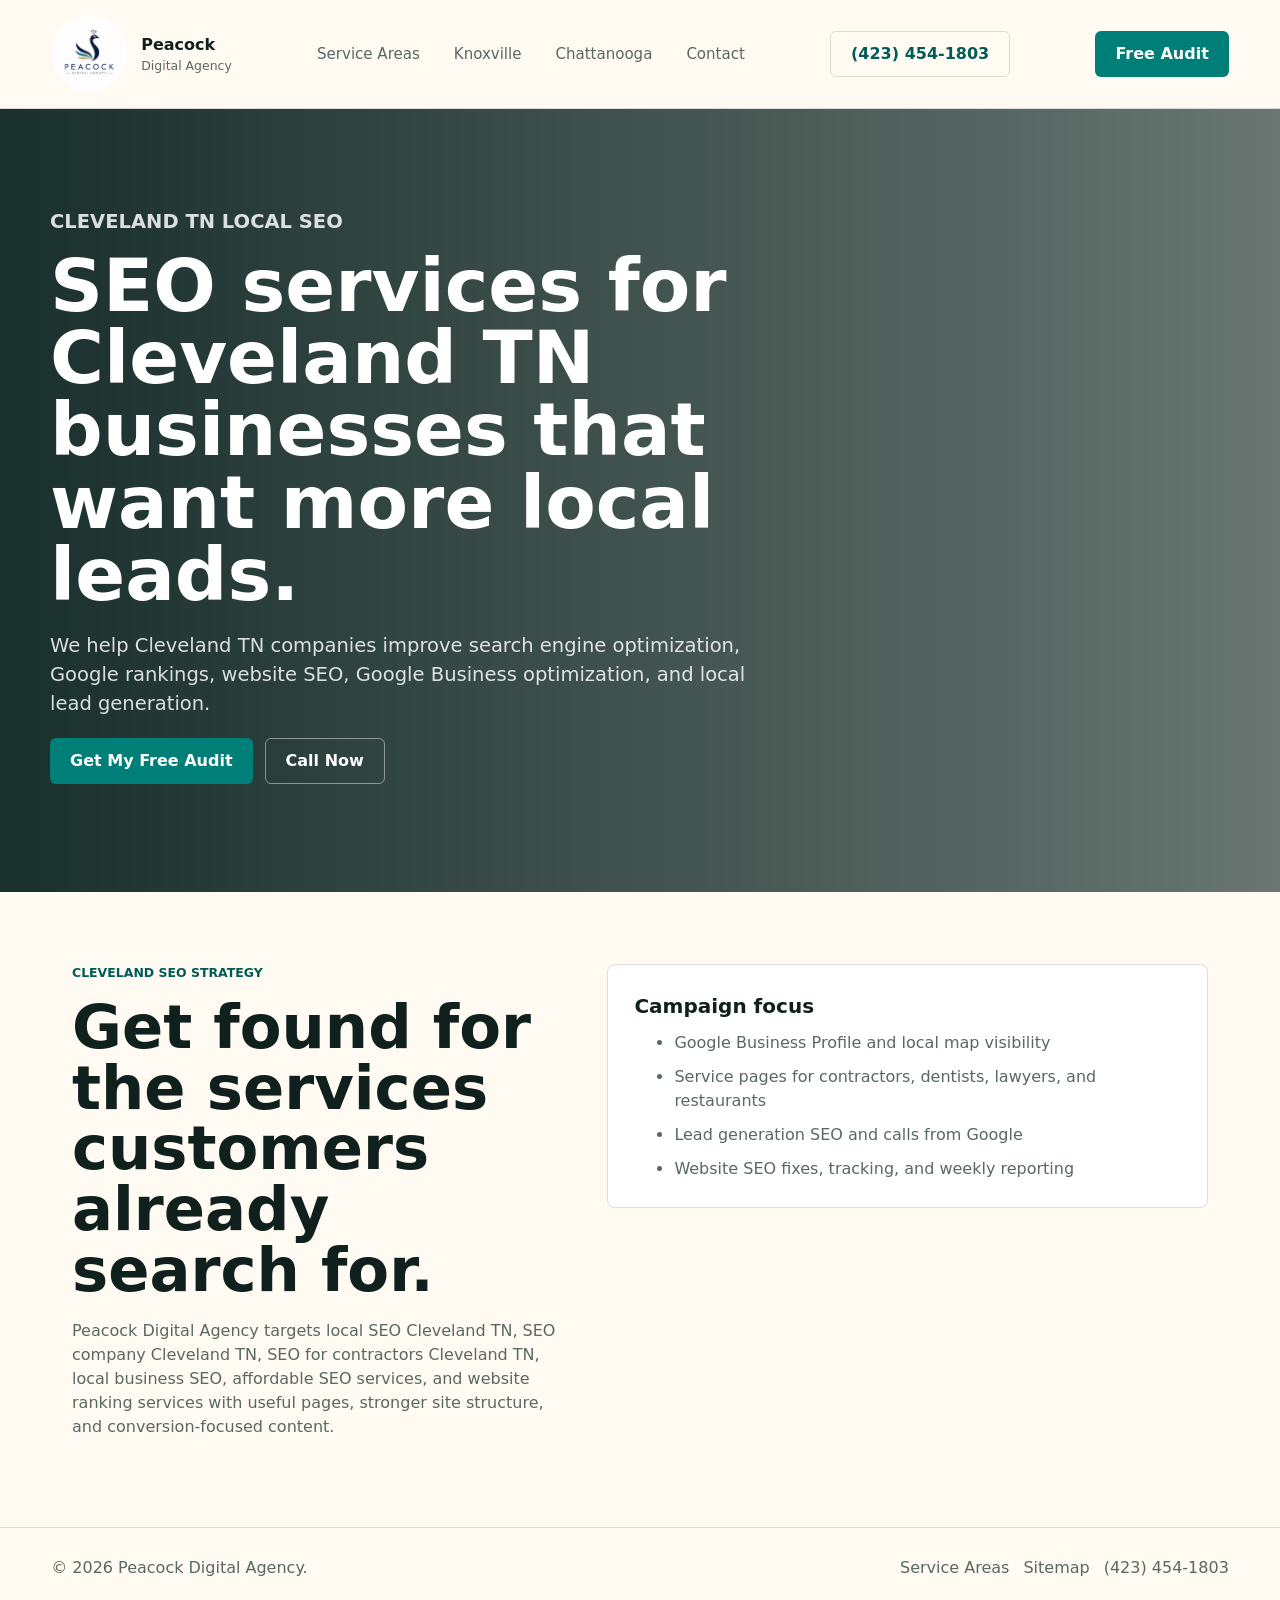
<file: local-seo-cleveland-tn.html>
<!DOCTYPE html>
<html lang="en">
  <head>
    <meta charset="UTF-8" />
    <meta name="viewport" content="width=device-width, initial-scale=1.0" />
    <title>Local SEO Cleveland TN | Peacock Digital Agency</title>
    <meta
      name="description"
      content="SEO services Cleveland TN for small businesses, contractors, dentists, lawyers, restaurants, and service businesses that need more Google leads."
    />
    <meta name="robots" content="index, follow" />
    <link rel="stylesheet" href="styles.css" />
  </head>
  <body>
    <header class="site-header">
      <a class="brand" href="index.html" aria-label="Peacock Digital Agency home">
        <img class="brand-logo" src="logo.png" alt="" />
        <span><strong>Peacock</strong><small>Digital Agency</small></span>
      </a>
      <nav class="main-nav" aria-label="Primary navigation">
        <a href="service-areas.html">Service Areas</a>
        <a href="local-seo-knoxville.html">Knoxville</a>
        <a href="local-seo-chattanooga.html">Chattanooga</a>
        <a href="index.html#contact">Contact</a>
      </nav>
      <a class="header-phone" href="tel:+14234541803">(423) 454-1803</a>
      <a class="header-cta" href="index.html#contact">Free Audit</a>
    </header>

    <main>
      <section class="subpage-hero">
        <div class="subpage-hero-inner">
          <p class="eyebrow">Cleveland TN local SEO</p>
          <h1>SEO services for Cleveland TN businesses that want more local leads.</h1>
          <p>
            We help Cleveland TN companies improve search engine optimization,
            Google rankings, website SEO, Google Business optimization, and local
            lead generation.
          </p>
          <div class="hero-actions">
            <a class="primary-button" href="index.html#contact">Get My Free Audit</a>
            <a class="secondary-button" href="tel:+14234541803">Call Now</a>
          </div>
        </div>
      </section>

      <section class="subpage-section subpage-grid">
        <div>
          <p class="eyebrow dark">Cleveland SEO strategy</p>
          <h2>Get found for the services customers already search for.</h2>
          <p>
            Peacock Digital Agency targets local SEO Cleveland TN, SEO company
            Cleveland TN, SEO for contractors Cleveland TN, local business SEO,
            affordable SEO services, and website ranking services with useful
            pages, stronger site structure, and conversion-focused content.
          </p>
        </div>
        <div class="content-panel">
          <h3>Campaign focus</h3>
          <ul>
            <li>Google Business Profile and local map visibility</li>
            <li>Service pages for contractors, dentists, lawyers, and restaurants</li>
            <li>Lead generation SEO and calls from Google</li>
            <li>Website SEO fixes, tracking, and weekly reporting</li>
          </ul>
        </div>
      </section>
    </main>

    <footer>
      <p>© 2026 Peacock Digital Agency.</p>
      <div class="footer-links">
        <a href="service-areas.html">Service Areas</a>
        <a href="sitemap.html">Sitemap</a>
        <a href="tel:+14234541803">(423) 454-1803</a>
      </div>
    </footer>
  </body>
</html>
</file>
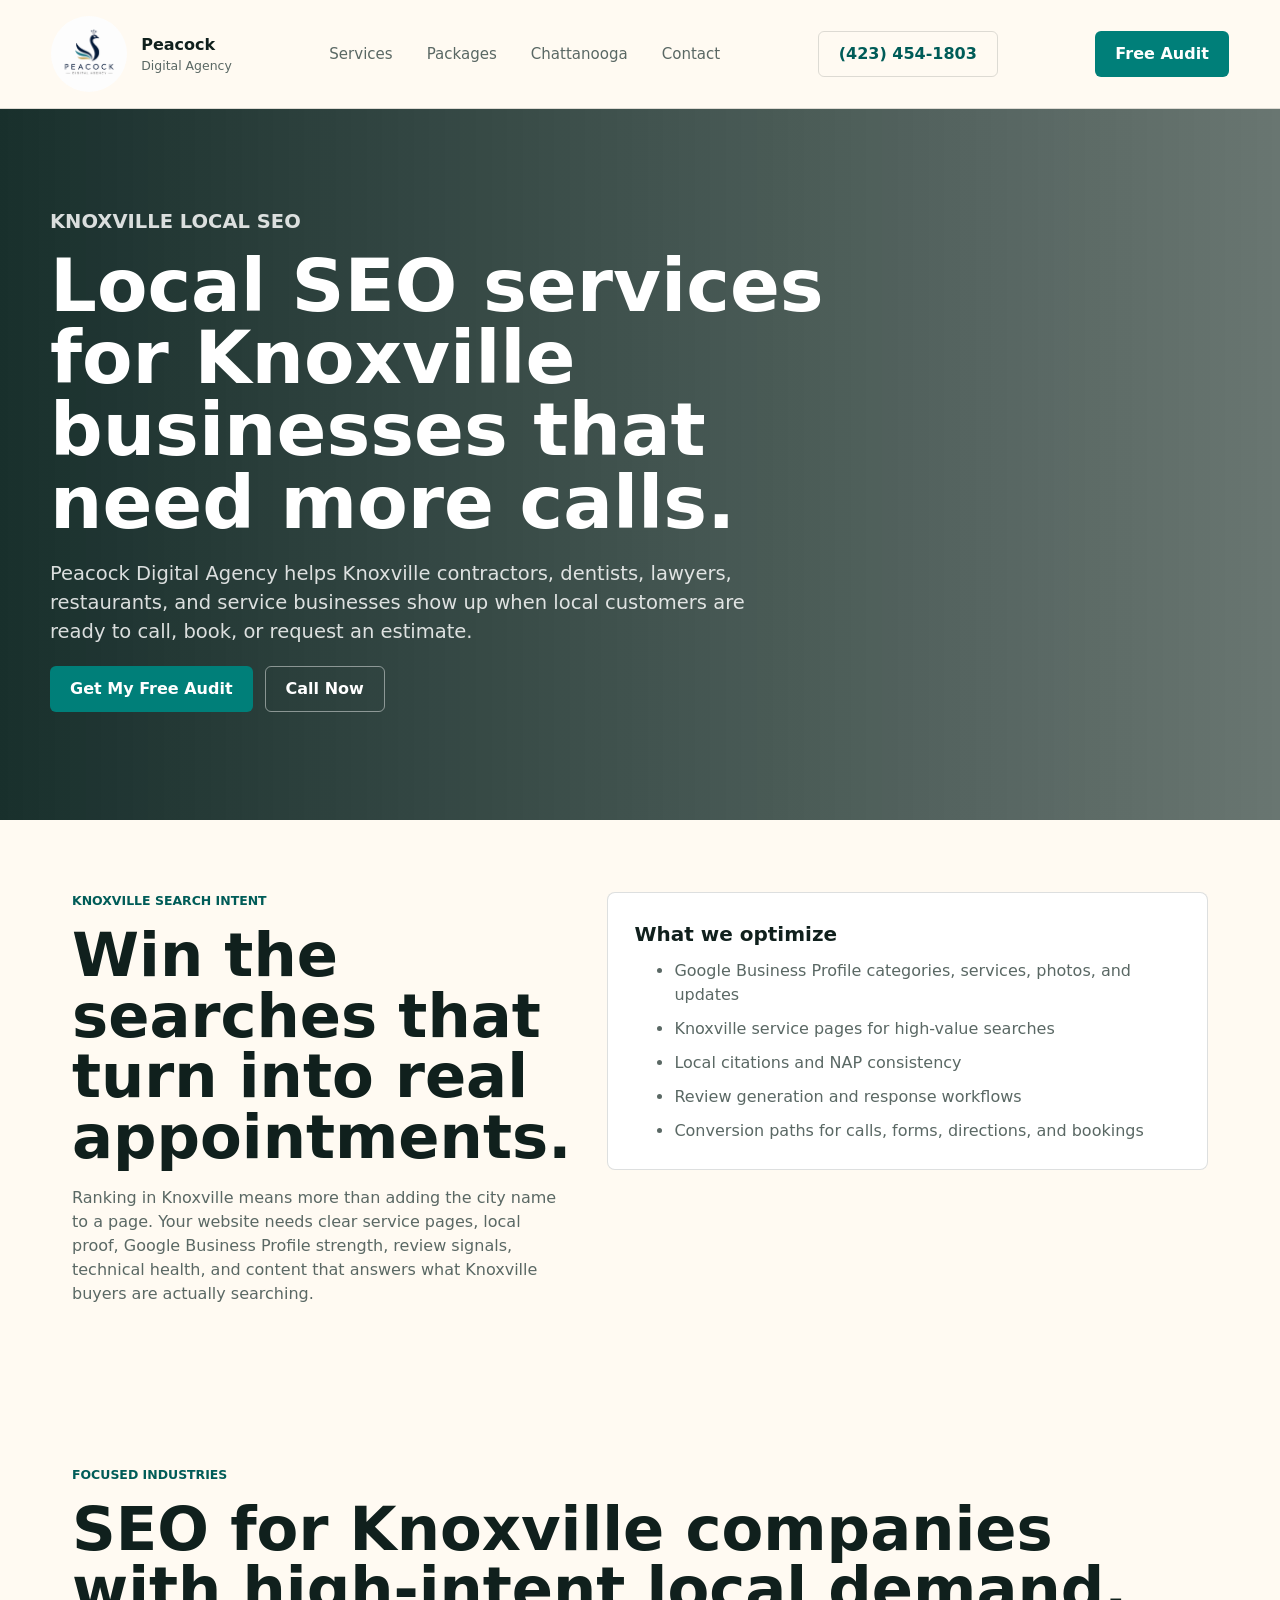
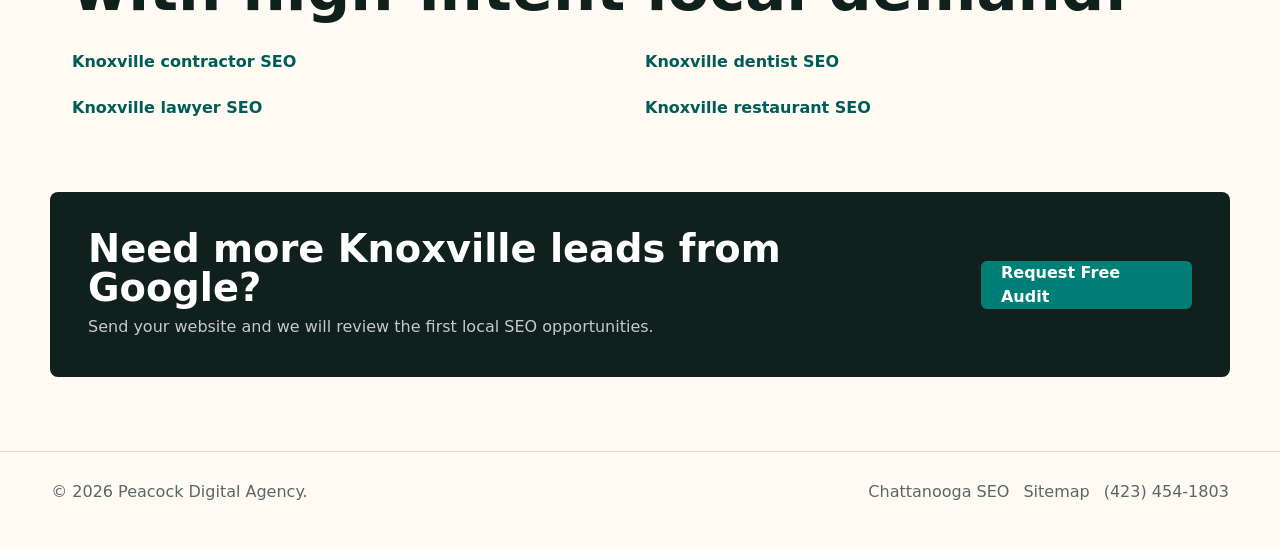
<file: local-seo-knoxville.html>
<!DOCTYPE html>
<html lang="en">
  <head>
    <meta charset="UTF-8" />
    <meta name="viewport" content="width=device-width, initial-scale=1.0" />
    <title>Local SEO Knoxville TN | Peacock Digital Agency</title>
    <meta
      name="description"
      content="Peacock Digital Agency helps Knoxville businesses improve local Google rankings, Google Business Profile visibility, calls, and customer inquiries."
    />
    <meta name="robots" content="index, follow" />
    <link rel="stylesheet" href="styles.css" />
    <script type="application/ld+json">
      {
        "@context": "https://schema.org",
        "@type": "ProfessionalService",
        "name": "Peacock Digital Agency",
        "telephone": "+14234541803",
        "serviceType": "Local SEO Knoxville TN",
        "areaServed": {
          "@type": "City",
          "name": "Knoxville",
          "address": {
            "@type": "PostalAddress",
            "addressRegion": "TN",
            "addressCountry": "US"
          }
        }
      }
    </script>
  </head>
  <body>
    <header class="site-header">
      <a class="brand" href="index.html" aria-label="Peacock Digital Agency home">
        <img class="brand-logo" src="logo.png" alt="" />
        <span><strong>Peacock</strong><small>Digital Agency</small></span>
      </a>
      <nav class="main-nav" aria-label="Primary navigation">
        <a href="index.html#services">Services</a>
        <a href="index.html#packages">Packages</a>
        <a href="local-seo-chattanooga.html">Chattanooga</a>
        <a href="index.html#contact">Contact</a>
      </nav>
      <a class="header-phone" href="tel:+14234541803">(423) 454-1803</a>
      <a class="header-cta" href="index.html#contact">Free Audit</a>
    </header>

    <main>
      <section class="subpage-hero">
        <div class="subpage-hero-inner">
          <p class="eyebrow">Knoxville local SEO</p>
          <h1>Local SEO services for Knoxville businesses that need more calls.</h1>
          <p>
            Peacock Digital Agency helps Knoxville contractors, dentists, lawyers,
            restaurants, and service businesses show up when local customers are
            ready to call, book, or request an estimate.
          </p>
          <div class="hero-actions">
            <a class="primary-button" href="index.html#contact">Get My Free Audit</a>
            <a class="secondary-button" href="tel:+14234541803">Call Now</a>
          </div>
        </div>
      </section>

      <section class="subpage-section subpage-grid">
        <div>
          <p class="eyebrow dark">Knoxville search intent</p>
          <h2>Win the searches that turn into real appointments.</h2>
          <p>
            Ranking in Knoxville means more than adding the city name to a page.
            Your website needs clear service pages, local proof, Google Business
            Profile strength, review signals, technical health, and content that
            answers what Knoxville buyers are actually searching.
          </p>
        </div>
        <div class="content-panel">
          <h3>What we optimize</h3>
          <ul>
            <li>Google Business Profile categories, services, photos, and updates</li>
            <li>Knoxville service pages for high-value searches</li>
            <li>Local citations and NAP consistency</li>
            <li>Review generation and response workflows</li>
            <li>Conversion paths for calls, forms, directions, and bookings</li>
          </ul>
        </div>
      </section>

      <section class="subpage-section">
        <p class="eyebrow dark">Focused industries</p>
        <h2>SEO for Knoxville companies with high-intent local demand.</h2>
        <ul class="local-link-list">
          <li><a href="seo-for-contractors.html">Knoxville contractor SEO</a></li>
          <li><a href="seo-for-dentists.html">Knoxville dentist SEO</a></li>
          <li><a href="seo-for-lawyers.html">Knoxville lawyer SEO</a></li>
          <li><a href="seo-for-restaurants.html">Knoxville restaurant SEO</a></li>
        </ul>
      </section>

      <section class="subpage-cta">
        <div>
          <h2>Need more Knoxville leads from Google?</h2>
          <p>Send your website and we will review the first local SEO opportunities.</p>
        </div>
        <a class="primary-button" href="index.html#contact">Request Free Audit</a>
      </section>
    </main>

    <footer>
      <p>© 2026 Peacock Digital Agency.</p>
      <div class="footer-links">
        <a href="local-seo-chattanooga.html">Chattanooga SEO</a>
        <a href="sitemap.html">Sitemap</a>
        <a href="tel:+14234541803">(423) 454-1803</a>
      </div>
    </footer>
  </body>
</html>
</file>
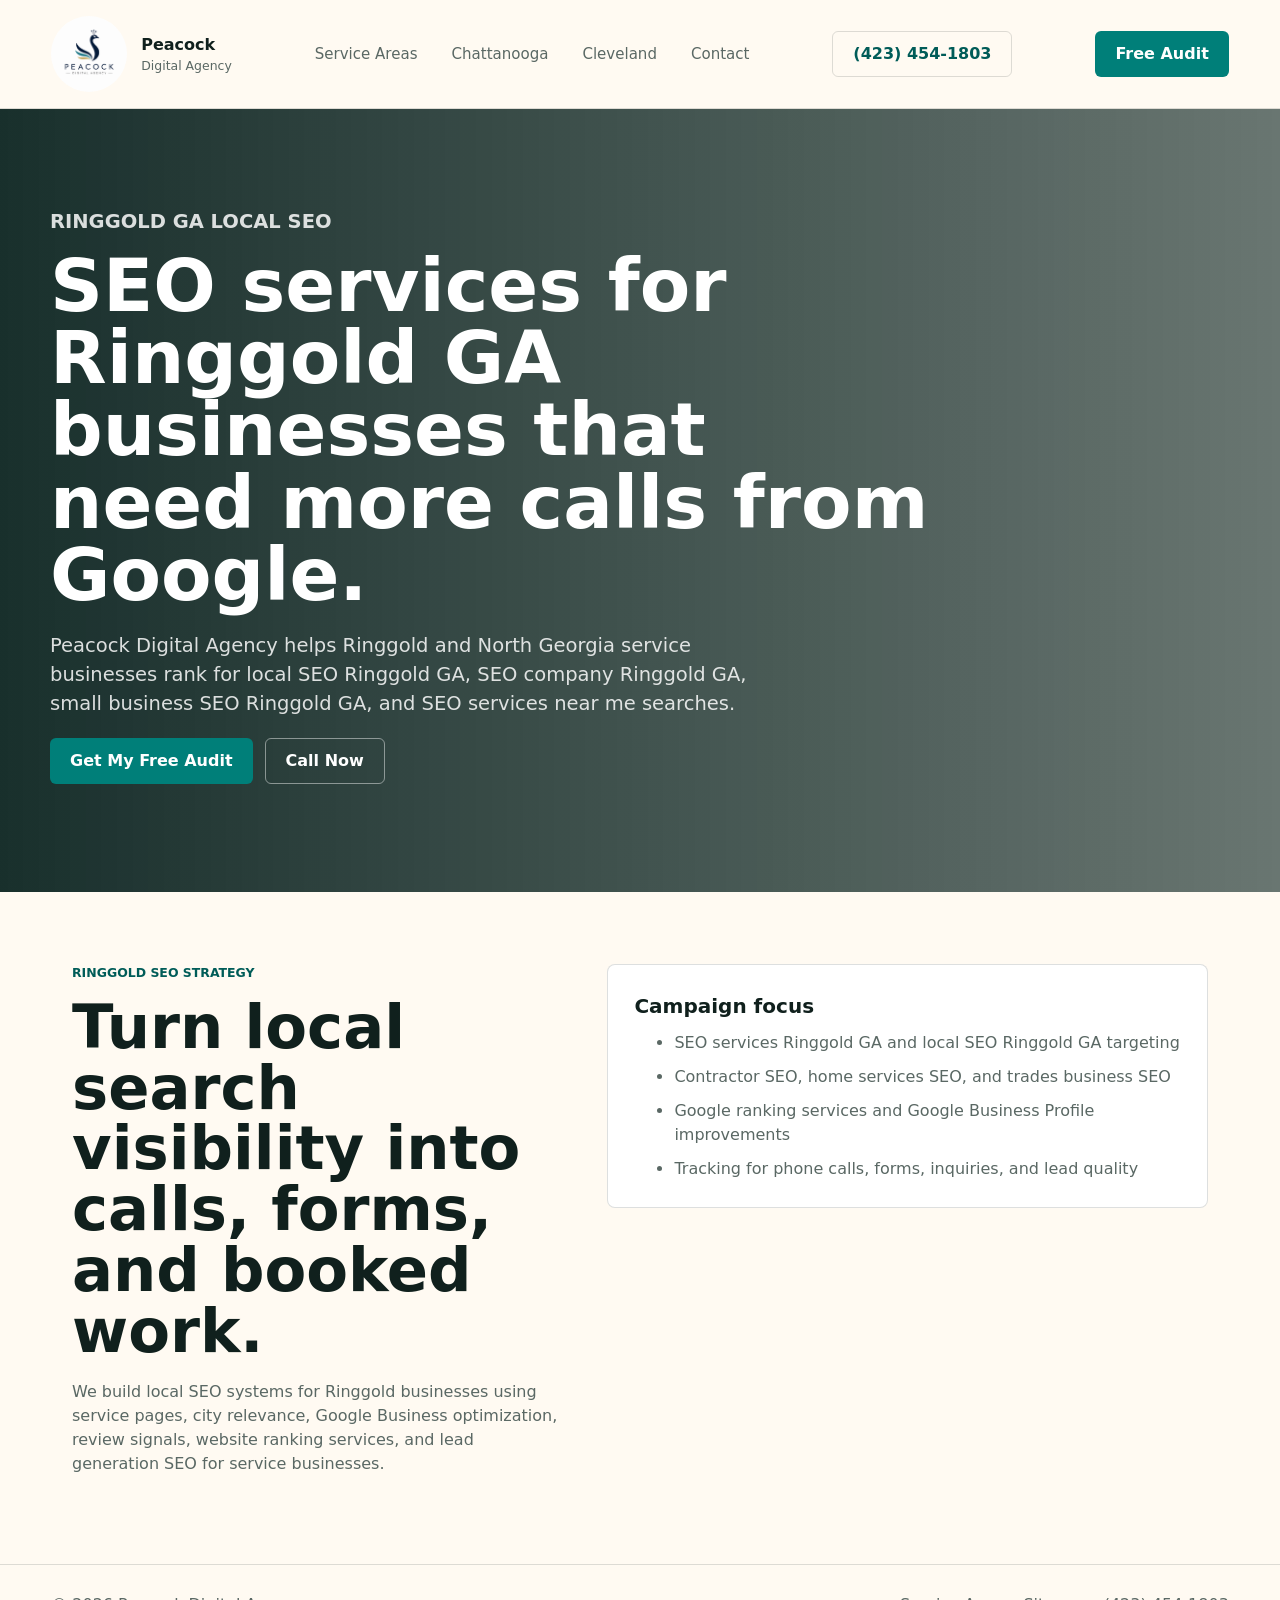
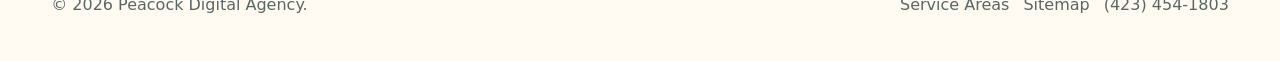
<file: local-seo-ringgold-ga.html>
<!DOCTYPE html>
<html lang="en">
  <head>
    <meta charset="UTF-8" />
    <meta name="viewport" content="width=device-width, initial-scale=1.0" />
    <title>Local SEO Ringgold GA | Peacock Digital Agency</title>
    <meta
      name="description"
      content="SEO services Ringgold GA for small businesses and service companies that need better Google rankings, more website traffic, and more local leads."
    />
    <meta name="robots" content="index, follow" />
    <link rel="stylesheet" href="styles.css" />
  </head>
  <body>
    <header class="site-header">
      <a class="brand" href="index.html" aria-label="Peacock Digital Agency home">
        <img class="brand-logo" src="logo.png" alt="" />
        <span><strong>Peacock</strong><small>Digital Agency</small></span>
      </a>
      <nav class="main-nav" aria-label="Primary navigation">
        <a href="service-areas.html">Service Areas</a>
        <a href="local-seo-chattanooga.html">Chattanooga</a>
        <a href="local-seo-cleveland-tn.html">Cleveland</a>
        <a href="index.html#contact">Contact</a>
      </nav>
      <a class="header-phone" href="tel:+14234541803">(423) 454-1803</a>
      <a class="header-cta" href="index.html#contact">Free Audit</a>
    </header>

    <main>
      <section class="subpage-hero">
        <div class="subpage-hero-inner">
          <p class="eyebrow">Ringgold GA local SEO</p>
          <h1>SEO services for Ringgold GA businesses that need more calls from Google.</h1>
          <p>
            Peacock Digital Agency helps Ringgold and North Georgia service
            businesses rank for local SEO Ringgold GA, SEO company Ringgold GA,
            small business SEO Ringgold GA, and SEO services near me searches.
          </p>
          <div class="hero-actions">
            <a class="primary-button" href="index.html#contact">Get My Free Audit</a>
            <a class="secondary-button" href="tel:+14234541803">Call Now</a>
          </div>
        </div>
      </section>

      <section class="subpage-section subpage-grid">
        <div>
          <p class="eyebrow dark">Ringgold SEO strategy</p>
          <h2>Turn local search visibility into calls, forms, and booked work.</h2>
          <p>
            We build local SEO systems for Ringgold businesses using service pages,
            city relevance, Google Business optimization, review signals, website
            ranking services, and lead generation SEO for service businesses.
          </p>
        </div>
        <div class="content-panel">
          <h3>Campaign focus</h3>
          <ul>
            <li>SEO services Ringgold GA and local SEO Ringgold GA targeting</li>
            <li>Contractor SEO, home services SEO, and trades business SEO</li>
            <li>Google ranking services and Google Business Profile improvements</li>
            <li>Tracking for phone calls, forms, inquiries, and lead quality</li>
          </ul>
        </div>
      </section>
    </main>

    <footer>
      <p>© 2026 Peacock Digital Agency.</p>
      <div class="footer-links">
        <a href="service-areas.html">Service Areas</a>
        <a href="sitemap.html">Sitemap</a>
        <a href="tel:+14234541803">(423) 454-1803</a>
      </div>
    </footer>
  </body>
</html>
</file>
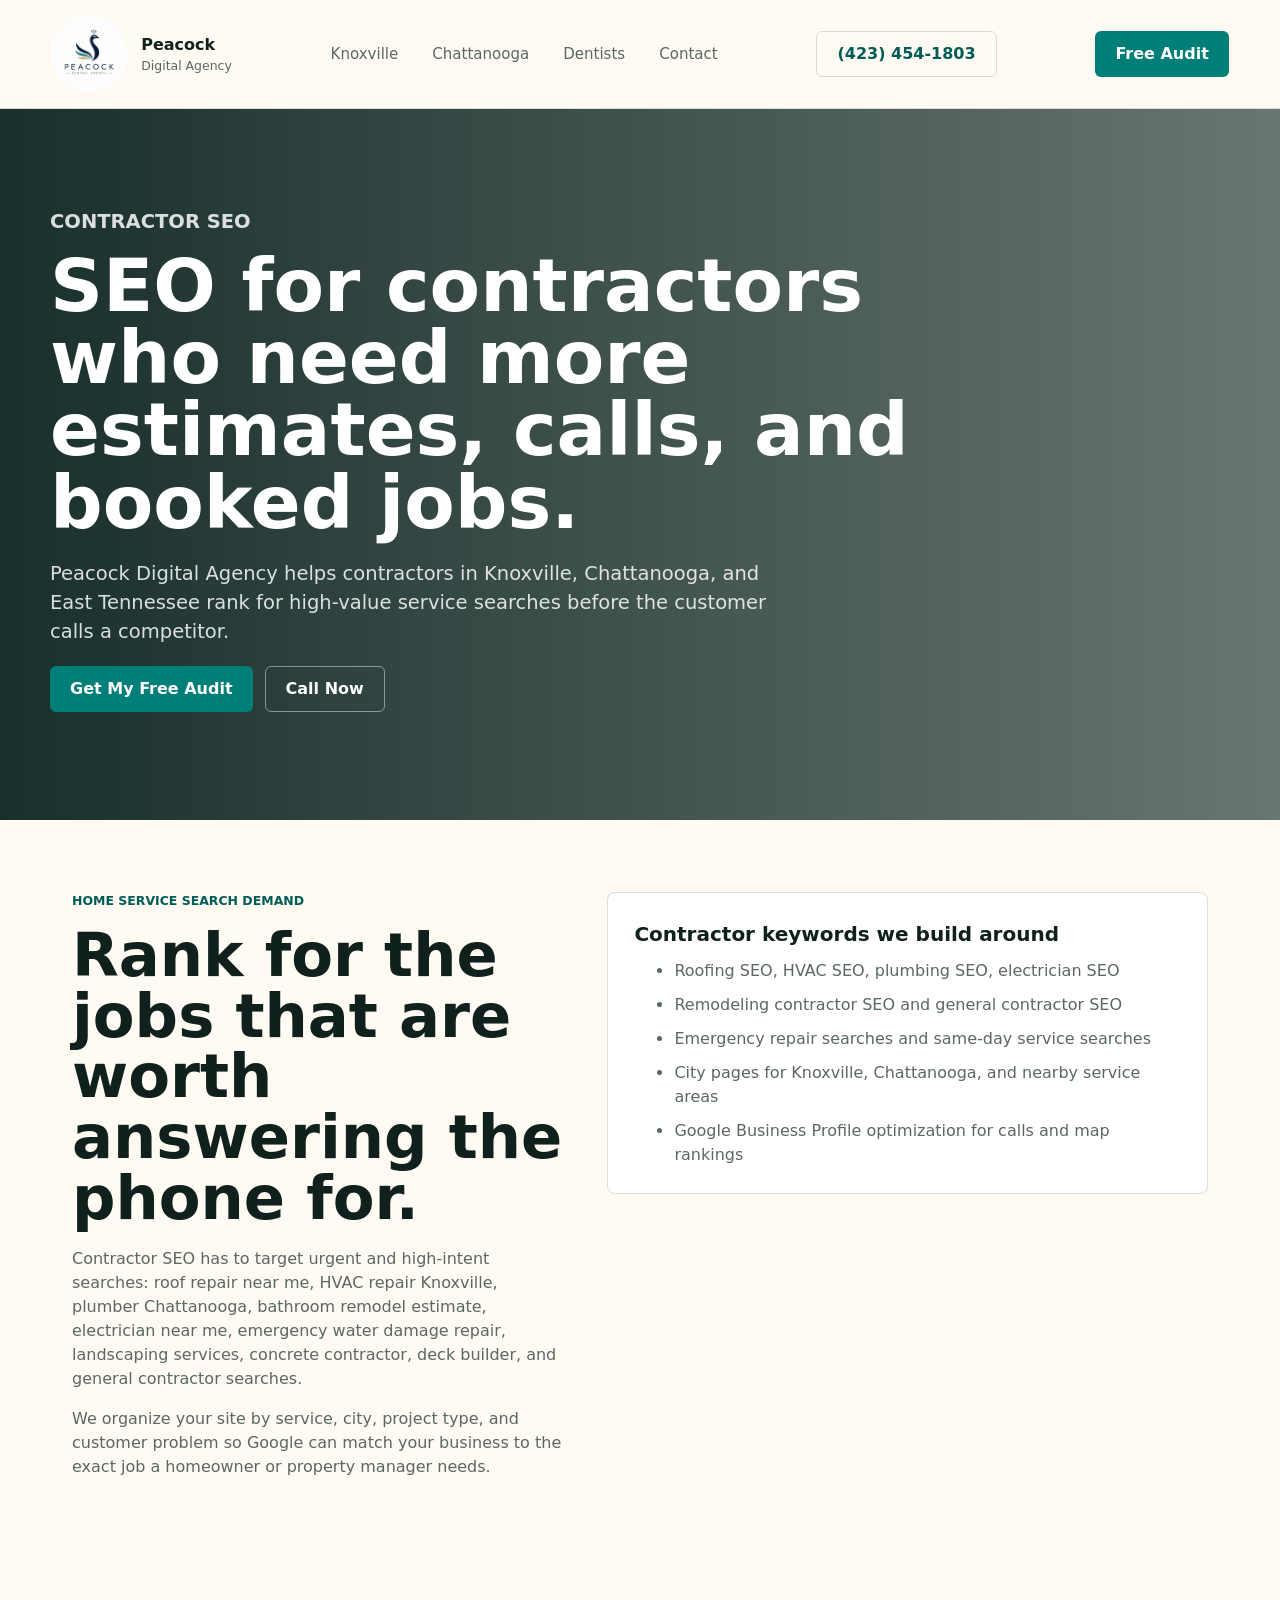
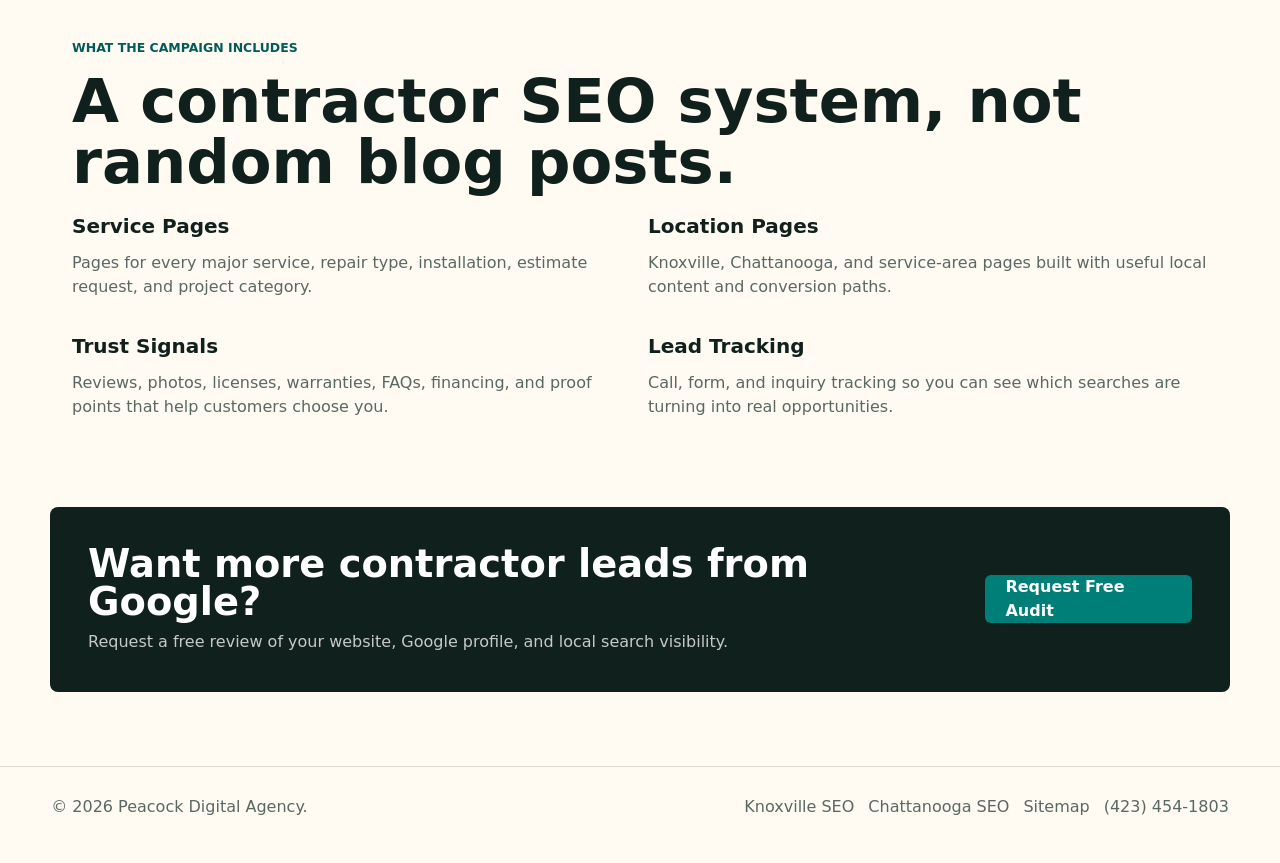
<file: seo-for-contractors.html>
<!DOCTYPE html>
<html lang="en">
  <head>
    <meta charset="UTF-8" />
    <meta name="viewport" content="width=device-width, initial-scale=1.0" />
    <title>Contractor SEO Knoxville &amp; Chattanooga | Peacock</title>
    <meta
      name="description"
      content="Contractor SEO for Knoxville and Chattanooga. Get found for roofing, HVAC, plumbing, electrical, remodeling, landscaping, and home service searches."
    />
    <meta name="robots" content="index, follow" />
    <link rel="stylesheet" href="styles.css" />
    <script type="application/ld+json">
      {
        "@context": "https://schema.org",
        "@type": "Service",
        "name": "SEO for Contractors",
        "provider": {
          "@type": "ProfessionalService",
          "name": "Peacock Digital Agency",
          "telephone": "+14234541803"
        },
        "areaServed": ["Knoxville TN", "Chattanooga TN", "East Tennessee"],
        "serviceType": "Contractor SEO"
      }
    </script>
  </head>
  <body>
    <header class="site-header">
      <a class="brand" href="index.html" aria-label="Peacock Digital Agency home">
        <img class="brand-logo" src="logo.png" alt="" />
        <span><strong>Peacock</strong><small>Digital Agency</small></span>
      </a>
      <nav class="main-nav" aria-label="Primary navigation">
        <a href="local-seo-knoxville.html">Knoxville</a>
        <a href="local-seo-chattanooga.html">Chattanooga</a>
        <a href="seo-for-dentists.html">Dentists</a>
        <a href="index.html#contact">Contact</a>
      </nav>
      <a class="header-phone" href="tel:+14234541803">(423) 454-1803</a>
      <a class="header-cta" href="index.html#contact">Free Audit</a>
    </header>

    <main>
      <section class="subpage-hero">
        <div class="subpage-hero-inner">
          <p class="eyebrow">Contractor SEO</p>
          <h1>SEO for contractors who need more estimates, calls, and booked jobs.</h1>
          <p>
            Peacock Digital Agency helps contractors in Knoxville, Chattanooga,
            and East Tennessee rank for high-value service searches before the
            customer calls a competitor.
          </p>
          <div class="hero-actions">
            <a class="primary-button" href="index.html#contact">Get My Free Audit</a>
            <a class="secondary-button" href="tel:+14234541803">Call Now</a>
          </div>
        </div>
      </section>

      <section class="subpage-section subpage-grid">
        <div>
          <p class="eyebrow dark">Home service search demand</p>
          <h2>Rank for the jobs that are worth answering the phone for.</h2>
          <p>
            Contractor SEO has to target urgent and high-intent searches: roof
            repair near me, HVAC repair Knoxville, plumber Chattanooga, bathroom
            remodel estimate, electrician near me, emergency water damage repair,
            landscaping services, concrete contractor, deck builder, and general
            contractor searches.
          </p>
          <p>
            We organize your site by service, city, project type, and customer
            problem so Google can match your business to the exact job a homeowner
            or property manager needs.
          </p>
        </div>
        <div class="content-panel">
          <h3>Contractor keywords we build around</h3>
          <ul>
            <li>Roofing SEO, HVAC SEO, plumbing SEO, electrician SEO</li>
            <li>Remodeling contractor SEO and general contractor SEO</li>
            <li>Emergency repair searches and same-day service searches</li>
            <li>City pages for Knoxville, Chattanooga, and nearby service areas</li>
            <li>Google Business Profile optimization for calls and map rankings</li>
          </ul>
        </div>
      </section>

      <section class="subpage-section">
        <p class="eyebrow dark">What the campaign includes</p>
        <h2>A contractor SEO system, not random blog posts.</h2>
        <div class="service-grid">
          <article>
            <h3>Service Pages</h3>
            <p>Pages for every major service, repair type, installation, estimate request, and project category.</p>
          </article>
          <article>
            <h3>Location Pages</h3>
            <p>Knoxville, Chattanooga, and service-area pages built with useful local content and conversion paths.</p>
          </article>
          <article>
            <h3>Trust Signals</h3>
            <p>Reviews, photos, licenses, warranties, FAQs, financing, and proof points that help customers choose you.</p>
          </article>
          <article>
            <h3>Lead Tracking</h3>
            <p>Call, form, and inquiry tracking so you can see which searches are turning into real opportunities.</p>
          </article>
        </div>
      </section>

      <section class="subpage-cta">
        <div>
          <h2>Want more contractor leads from Google?</h2>
          <p>Request a free review of your website, Google profile, and local search visibility.</p>
        </div>
        <a class="primary-button" href="index.html#contact">Request Free Audit</a>
      </section>
    </main>

    <footer>
      <p>© 2026 Peacock Digital Agency.</p>
      <div class="footer-links">
        <a href="local-seo-knoxville.html">Knoxville SEO</a>
        <a href="local-seo-chattanooga.html">Chattanooga SEO</a>
        <a href="sitemap.html">Sitemap</a>
        <a href="tel:+14234541803">(423) 454-1803</a>
      </div>
    </footer>
  </body>
</html>
</file>
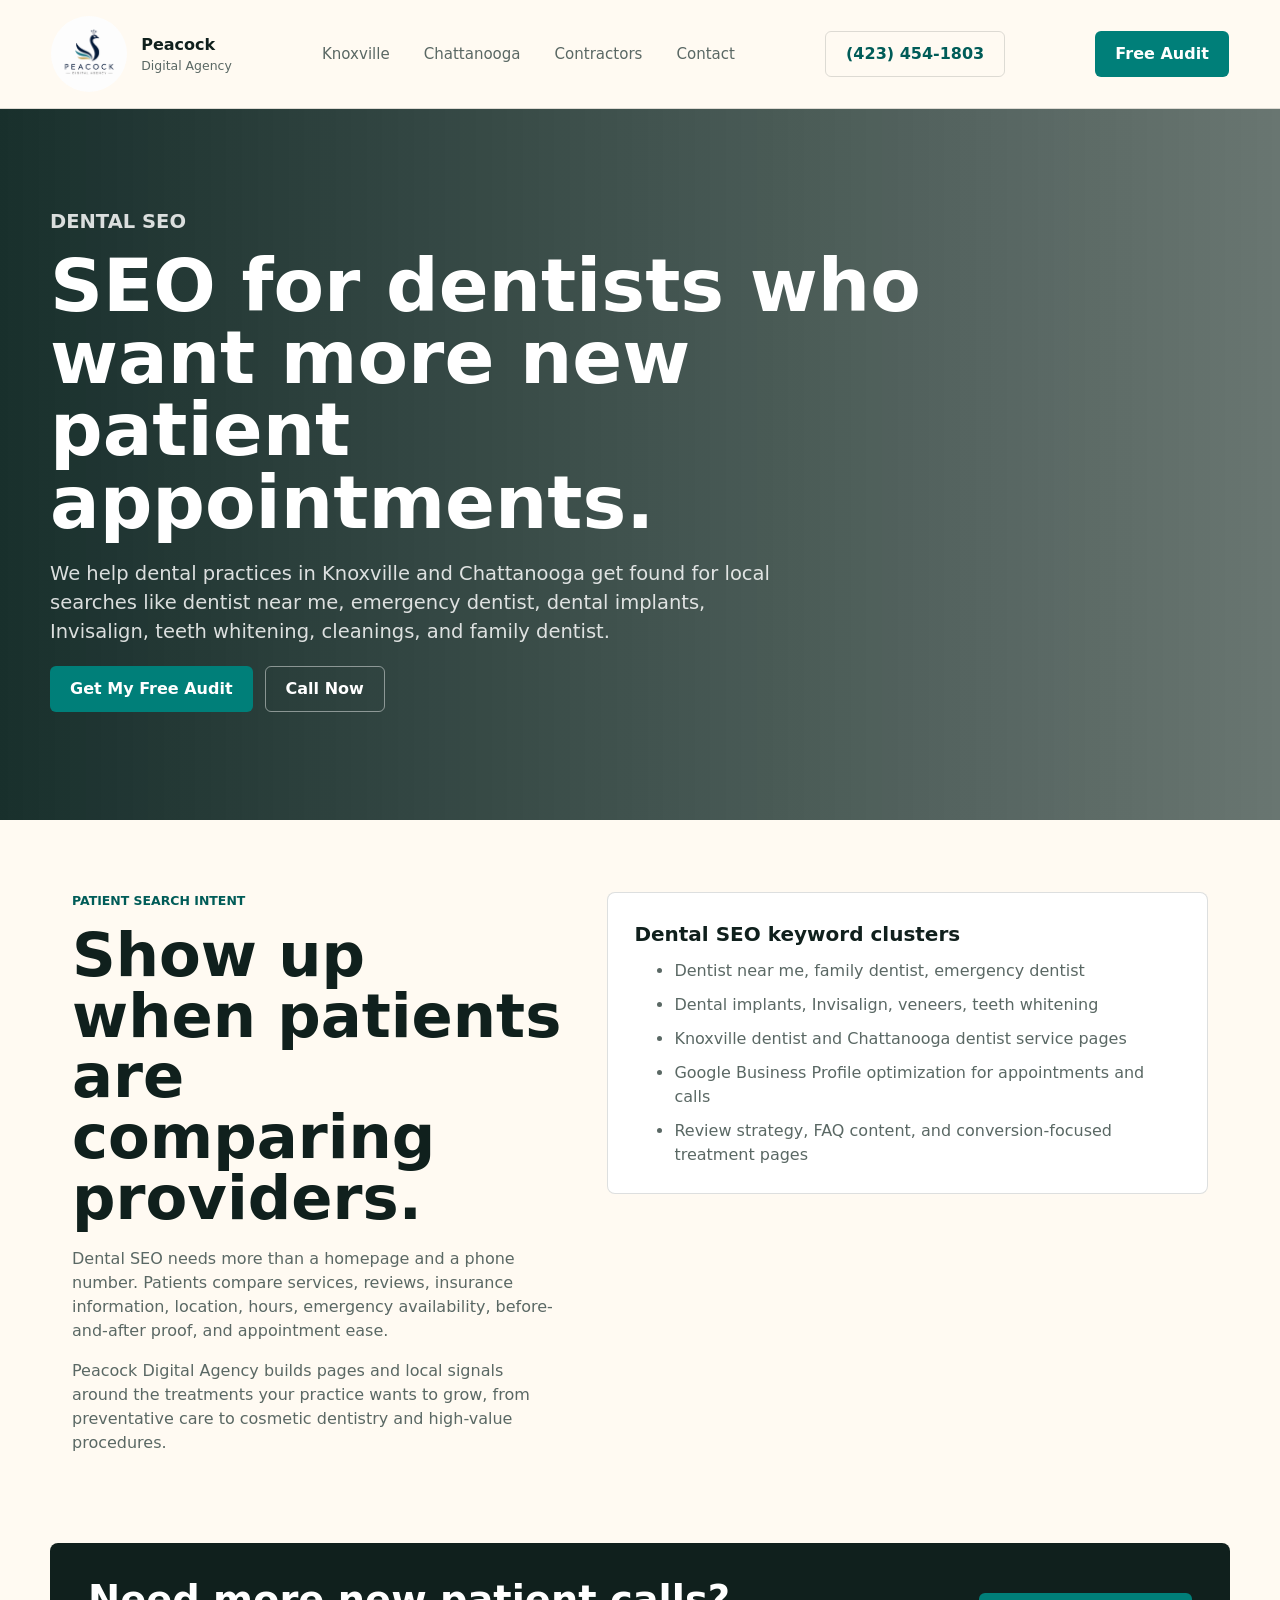
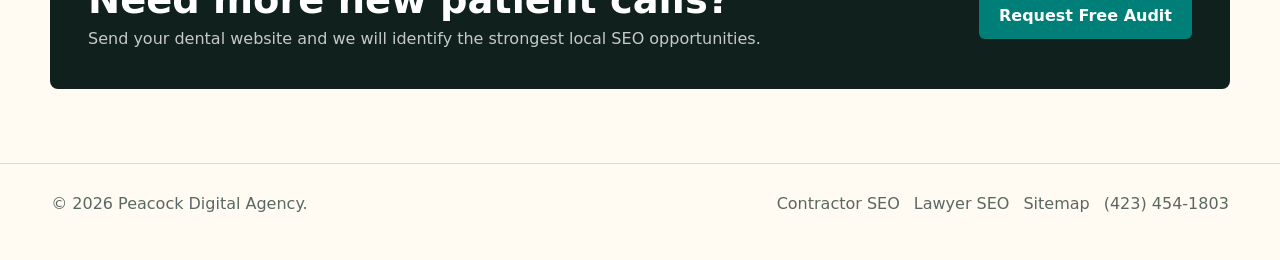
<file: seo-for-dentists.html>
<!DOCTYPE html>
<html lang="en">
  <head>
    <meta charset="UTF-8" />
    <meta name="viewport" content="width=device-width, initial-scale=1.0" />
    <title>Dental SEO Knoxville &amp; Chattanooga | Peacock</title>
    <meta
      name="description"
      content="Dental SEO for Knoxville and Chattanooga practices. Rank for new patients, emergency dentist searches, implants, Invisalign, cleanings, and local care."
    />
    <meta name="robots" content="index, follow" />
    <link rel="stylesheet" href="styles.css" />
  </head>
  <body>
    <header class="site-header">
      <a class="brand" href="index.html" aria-label="Peacock Digital Agency home">
        <img class="brand-logo" src="logo.png" alt="" />
        <span><strong>Peacock</strong><small>Digital Agency</small></span>
      </a>
      <nav class="main-nav" aria-label="Primary navigation">
        <a href="local-seo-knoxville.html">Knoxville</a>
        <a href="local-seo-chattanooga.html">Chattanooga</a>
        <a href="seo-for-contractors.html">Contractors</a>
        <a href="index.html#contact">Contact</a>
      </nav>
      <a class="header-phone" href="tel:+14234541803">(423) 454-1803</a>
      <a class="header-cta" href="index.html#contact">Free Audit</a>
    </header>

    <main>
      <section class="subpage-hero">
        <div class="subpage-hero-inner">
          <p class="eyebrow">Dental SEO</p>
          <h1>SEO for dentists who want more new patient appointments.</h1>
          <p>
            We help dental practices in Knoxville and Chattanooga get found for
            local searches like dentist near me, emergency dentist, dental implants,
            Invisalign, teeth whitening, cleanings, and family dentist.
          </p>
          <div class="hero-actions">
            <a class="primary-button" href="index.html#contact">Get My Free Audit</a>
            <a class="secondary-button" href="tel:+14234541803">Call Now</a>
          </div>
        </div>
      </section>

      <section class="subpage-section subpage-grid">
        <div>
          <p class="eyebrow dark">Patient search intent</p>
          <h2>Show up when patients are comparing providers.</h2>
          <p>
            Dental SEO needs more than a homepage and a phone number. Patients
            compare services, reviews, insurance information, location, hours,
            emergency availability, before-and-after proof, and appointment ease.
          </p>
          <p>
            Peacock Digital Agency builds pages and local signals around the
            treatments your practice wants to grow, from preventative care to
            cosmetic dentistry and high-value procedures.
          </p>
        </div>
        <div class="content-panel">
          <h3>Dental SEO keyword clusters</h3>
          <ul>
            <li>Dentist near me, family dentist, emergency dentist</li>
            <li>Dental implants, Invisalign, veneers, teeth whitening</li>
            <li>Knoxville dentist and Chattanooga dentist service pages</li>
            <li>Google Business Profile optimization for appointments and calls</li>
            <li>Review strategy, FAQ content, and conversion-focused treatment pages</li>
          </ul>
        </div>
      </section>

      <section class="subpage-cta">
        <div>
          <h2>Need more new patient calls?</h2>
          <p>Send your dental website and we will identify the strongest local SEO opportunities.</p>
        </div>
        <a class="primary-button" href="index.html#contact">Request Free Audit</a>
      </section>
    </main>

    <footer>
      <p>© 2026 Peacock Digital Agency.</p>
      <div class="footer-links">
        <a href="seo-for-contractors.html">Contractor SEO</a>
        <a href="seo-for-lawyers.html">Lawyer SEO</a>
        <a href="sitemap.html">Sitemap</a>
        <a href="tel:+14234541803">(423) 454-1803</a>
      </div>
    </footer>
  </body>
</html>
</file>
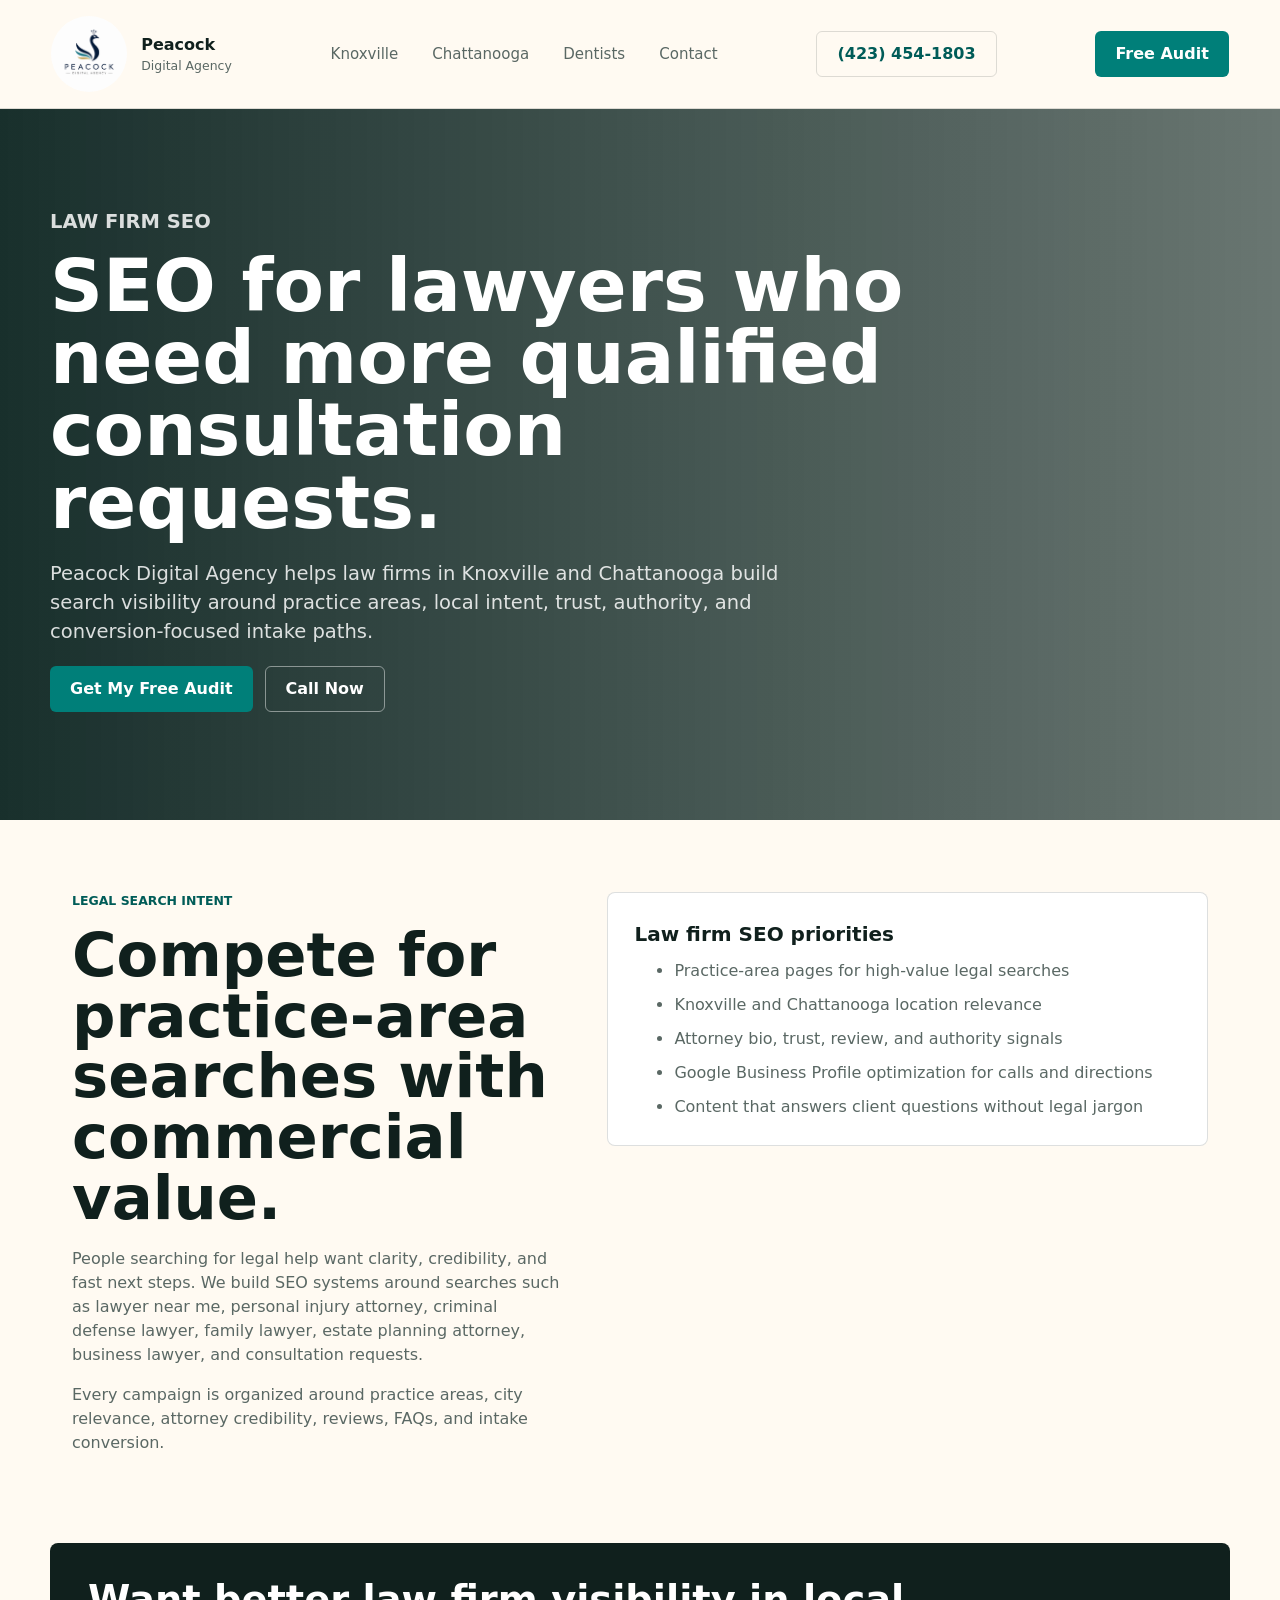
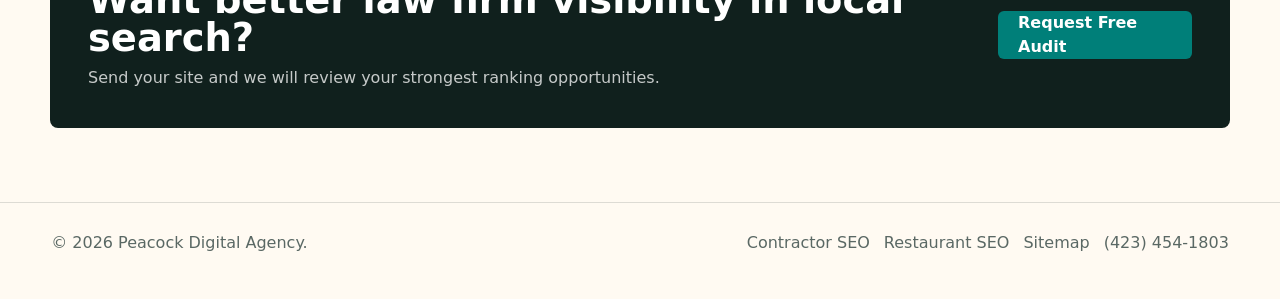
<file: seo-for-lawyers.html>
<!DOCTYPE html>
<html lang="en">
  <head>
    <meta charset="UTF-8" />
    <meta name="viewport" content="width=device-width, initial-scale=1.0" />
    <title>Law Firm SEO Knoxville &amp; Chattanooga | Peacock</title>
    <meta
      name="description"
      content="Law firm SEO for Knoxville and Chattanooga attorneys. Rank for practice-area searches, consultations, local legal services, and qualified case leads."
    />
    <meta name="robots" content="index, follow" />
    <link rel="stylesheet" href="styles.css" />
  </head>
  <body>
    <header class="site-header">
      <a class="brand" href="index.html" aria-label="Peacock Digital Agency home">
        <img class="brand-logo" src="logo.png" alt="" />
        <span><strong>Peacock</strong><small>Digital Agency</small></span>
      </a>
      <nav class="main-nav" aria-label="Primary navigation">
        <a href="local-seo-knoxville.html">Knoxville</a>
        <a href="local-seo-chattanooga.html">Chattanooga</a>
        <a href="seo-for-dentists.html">Dentists</a>
        <a href="index.html#contact">Contact</a>
      </nav>
      <a class="header-phone" href="tel:+14234541803">(423) 454-1803</a>
      <a class="header-cta" href="index.html#contact">Free Audit</a>
    </header>

    <main>
      <section class="subpage-hero">
        <div class="subpage-hero-inner">
          <p class="eyebrow">Law firm SEO</p>
          <h1>SEO for lawyers who need more qualified consultation requests.</h1>
          <p>
            Peacock Digital Agency helps law firms in Knoxville and Chattanooga
            build search visibility around practice areas, local intent, trust,
            authority, and conversion-focused intake paths.
          </p>
          <div class="hero-actions">
            <a class="primary-button" href="index.html#contact">Get My Free Audit</a>
            <a class="secondary-button" href="tel:+14234541803">Call Now</a>
          </div>
        </div>
      </section>

      <section class="subpage-section subpage-grid">
        <div>
          <p class="eyebrow dark">Legal search intent</p>
          <h2>Compete for practice-area searches with commercial value.</h2>
          <p>
            People searching for legal help want clarity, credibility, and fast
            next steps. We build SEO systems around searches such as lawyer near
            me, personal injury attorney, criminal defense lawyer, family lawyer,
            estate planning attorney, business lawyer, and consultation requests.
          </p>
          <p>
            Every campaign is organized around practice areas, city relevance,
            attorney credibility, reviews, FAQs, and intake conversion.
          </p>
        </div>
        <div class="content-panel">
          <h3>Law firm SEO priorities</h3>
          <ul>
            <li>Practice-area pages for high-value legal searches</li>
            <li>Knoxville and Chattanooga location relevance</li>
            <li>Attorney bio, trust, review, and authority signals</li>
            <li>Google Business Profile optimization for calls and directions</li>
            <li>Content that answers client questions without legal jargon</li>
          </ul>
        </div>
      </section>

      <section class="subpage-cta">
        <div>
          <h2>Want better law firm visibility in local search?</h2>
          <p>Send your site and we will review your strongest ranking opportunities.</p>
        </div>
        <a class="primary-button" href="index.html#contact">Request Free Audit</a>
      </section>
    </main>

    <footer>
      <p>© 2026 Peacock Digital Agency.</p>
      <div class="footer-links">
        <a href="seo-for-contractors.html">Contractor SEO</a>
        <a href="seo-for-restaurants.html">Restaurant SEO</a>
        <a href="sitemap.html">Sitemap</a>
        <a href="tel:+14234541803">(423) 454-1803</a>
      </div>
    </footer>
  </body>
</html>
</file>
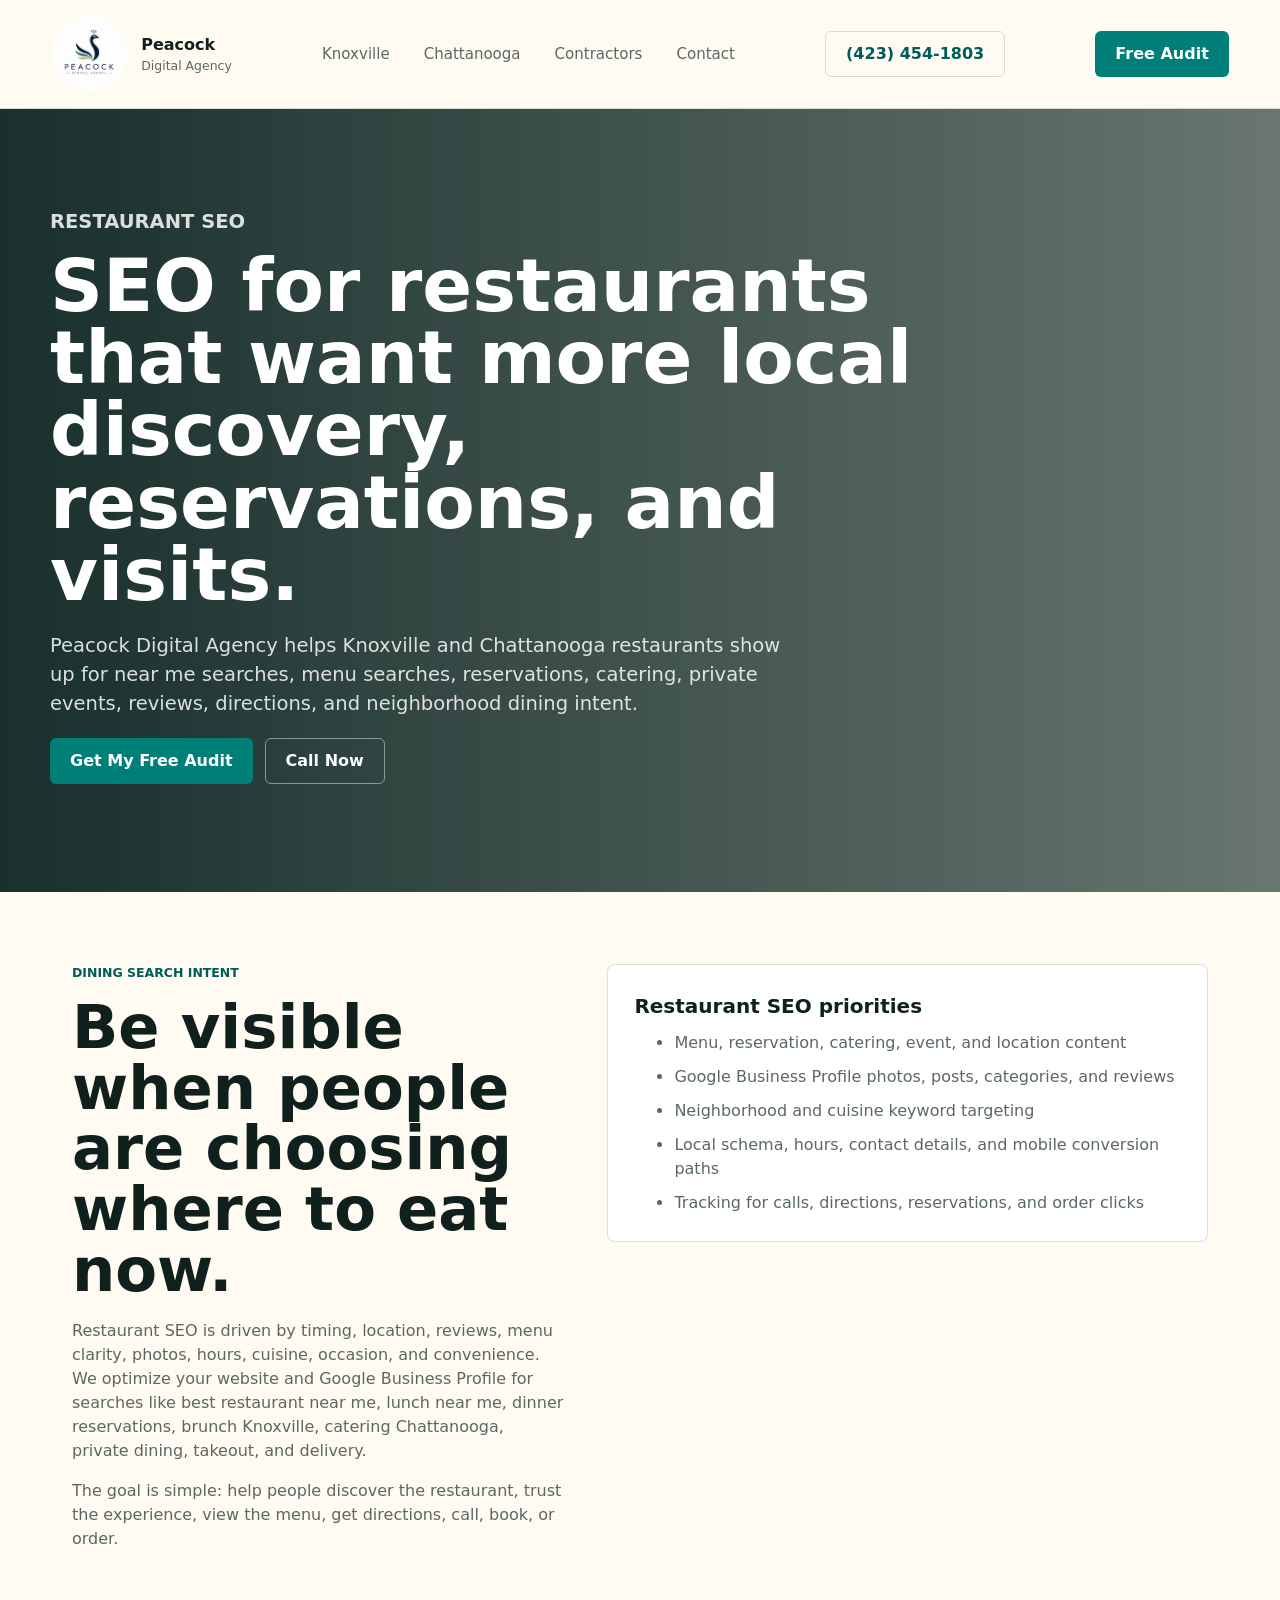
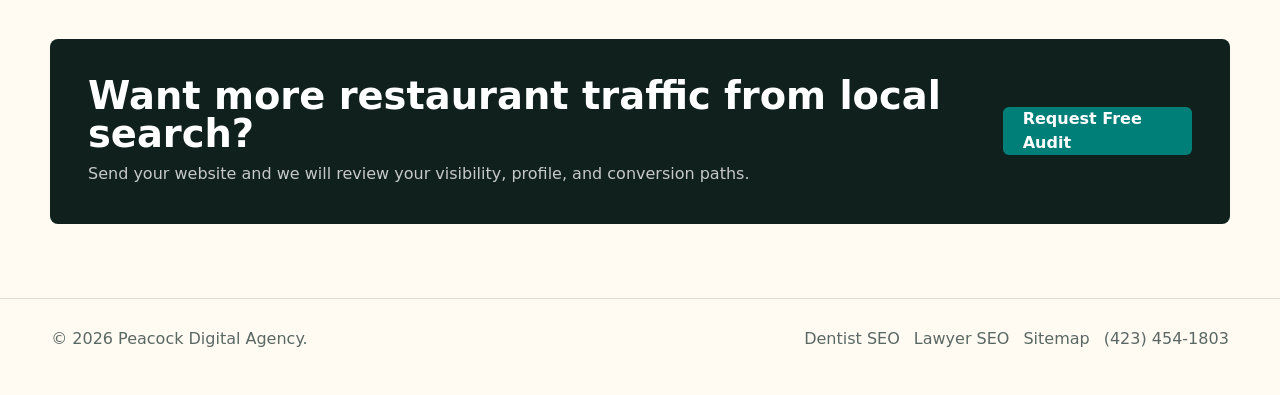
<file: seo-for-restaurants.html>
<!DOCTYPE html>
<html lang="en">
  <head>
    <meta charset="UTF-8" />
    <meta name="viewport" content="width=device-width, initial-scale=1.0" />
    <title>Restaurant SEO Knoxville &amp; Chattanooga | Peacock</title>
    <meta
      name="description"
      content="Restaurant SEO for Knoxville and Chattanooga. Improve visibility for near me searches, menus, reservations, reviews, catering, and local dining."
    />
    <meta name="robots" content="index, follow" />
    <link rel="stylesheet" href="styles.css" />
  </head>
  <body>
    <header class="site-header">
      <a class="brand" href="index.html" aria-label="Peacock Digital Agency home">
        <img class="brand-logo" src="logo.png" alt="" />
        <span><strong>Peacock</strong><small>Digital Agency</small></span>
      </a>
      <nav class="main-nav" aria-label="Primary navigation">
        <a href="local-seo-knoxville.html">Knoxville</a>
        <a href="local-seo-chattanooga.html">Chattanooga</a>
        <a href="seo-for-contractors.html">Contractors</a>
        <a href="index.html#contact">Contact</a>
      </nav>
      <a class="header-phone" href="tel:+14234541803">(423) 454-1803</a>
      <a class="header-cta" href="index.html#contact">Free Audit</a>
    </header>

    <main>
      <section class="subpage-hero">
        <div class="subpage-hero-inner">
          <p class="eyebrow">Restaurant SEO</p>
          <h1>SEO for restaurants that want more local discovery, reservations, and visits.</h1>
          <p>
            Peacock Digital Agency helps Knoxville and Chattanooga restaurants
            show up for near me searches, menu searches, reservations, catering,
            private events, reviews, directions, and neighborhood dining intent.
          </p>
          <div class="hero-actions">
            <a class="primary-button" href="index.html#contact">Get My Free Audit</a>
            <a class="secondary-button" href="tel:+14234541803">Call Now</a>
          </div>
        </div>
      </section>

      <section class="subpage-section subpage-grid">
        <div>
          <p class="eyebrow dark">Dining search intent</p>
          <h2>Be visible when people are choosing where to eat now.</h2>
          <p>
            Restaurant SEO is driven by timing, location, reviews, menu clarity,
            photos, hours, cuisine, occasion, and convenience. We optimize your
            website and Google Business Profile for searches like best restaurant
            near me, lunch near me, dinner reservations, brunch Knoxville, catering
            Chattanooga, private dining, takeout, and delivery.
          </p>
          <p>
            The goal is simple: help people discover the restaurant, trust the
            experience, view the menu, get directions, call, book, or order.
          </p>
        </div>
        <div class="content-panel">
          <h3>Restaurant SEO priorities</h3>
          <ul>
            <li>Menu, reservation, catering, event, and location content</li>
            <li>Google Business Profile photos, posts, categories, and reviews</li>
            <li>Neighborhood and cuisine keyword targeting</li>
            <li>Local schema, hours, contact details, and mobile conversion paths</li>
            <li>Tracking for calls, directions, reservations, and order clicks</li>
          </ul>
        </div>
      </section>

      <section class="subpage-cta">
        <div>
          <h2>Want more restaurant traffic from local search?</h2>
          <p>Send your website and we will review your visibility, profile, and conversion paths.</p>
        </div>
        <a class="primary-button" href="index.html#contact">Request Free Audit</a>
      </section>
    </main>

    <footer>
      <p>© 2026 Peacock Digital Agency.</p>
      <div class="footer-links">
        <a href="seo-for-dentists.html">Dentist SEO</a>
        <a href="seo-for-lawyers.html">Lawyer SEO</a>
        <a href="sitemap.html">Sitemap</a>
        <a href="tel:+14234541803">(423) 454-1803</a>
      </div>
    </footer>
  </body>
</html>
</file>
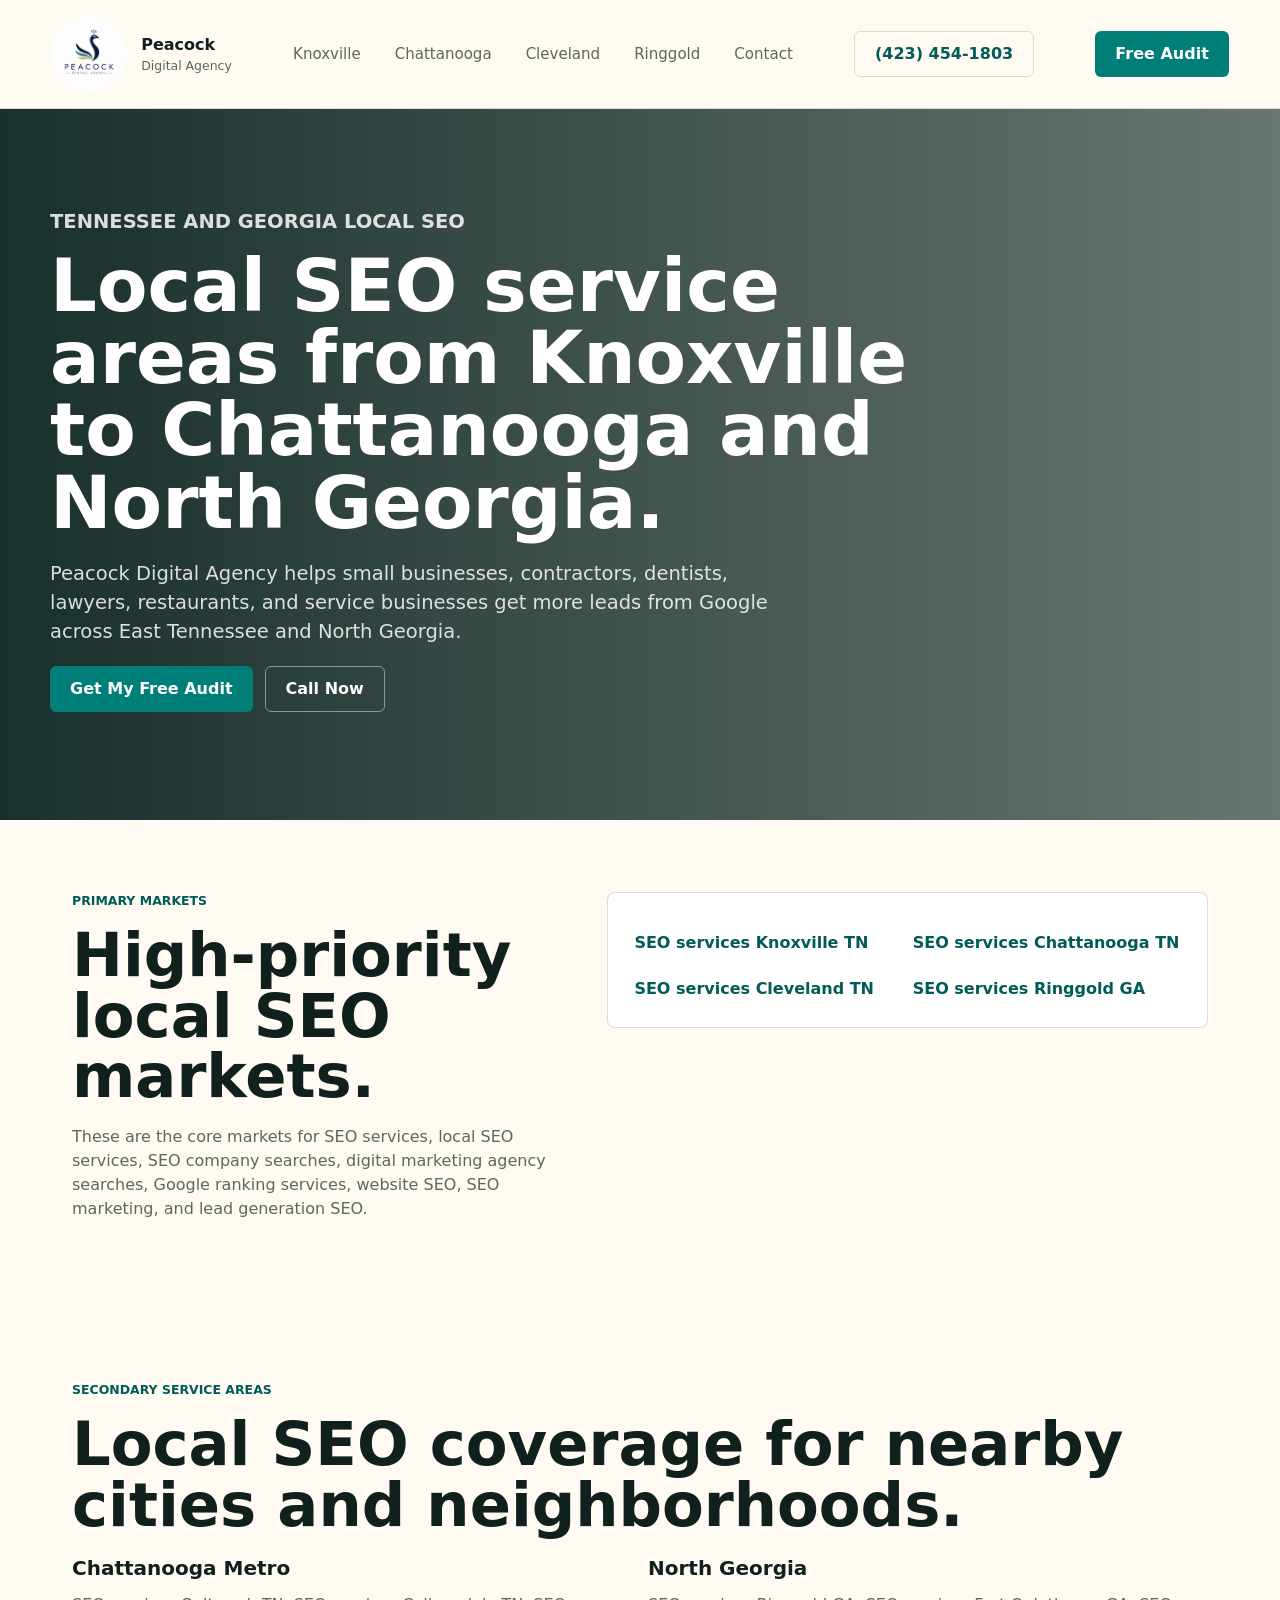
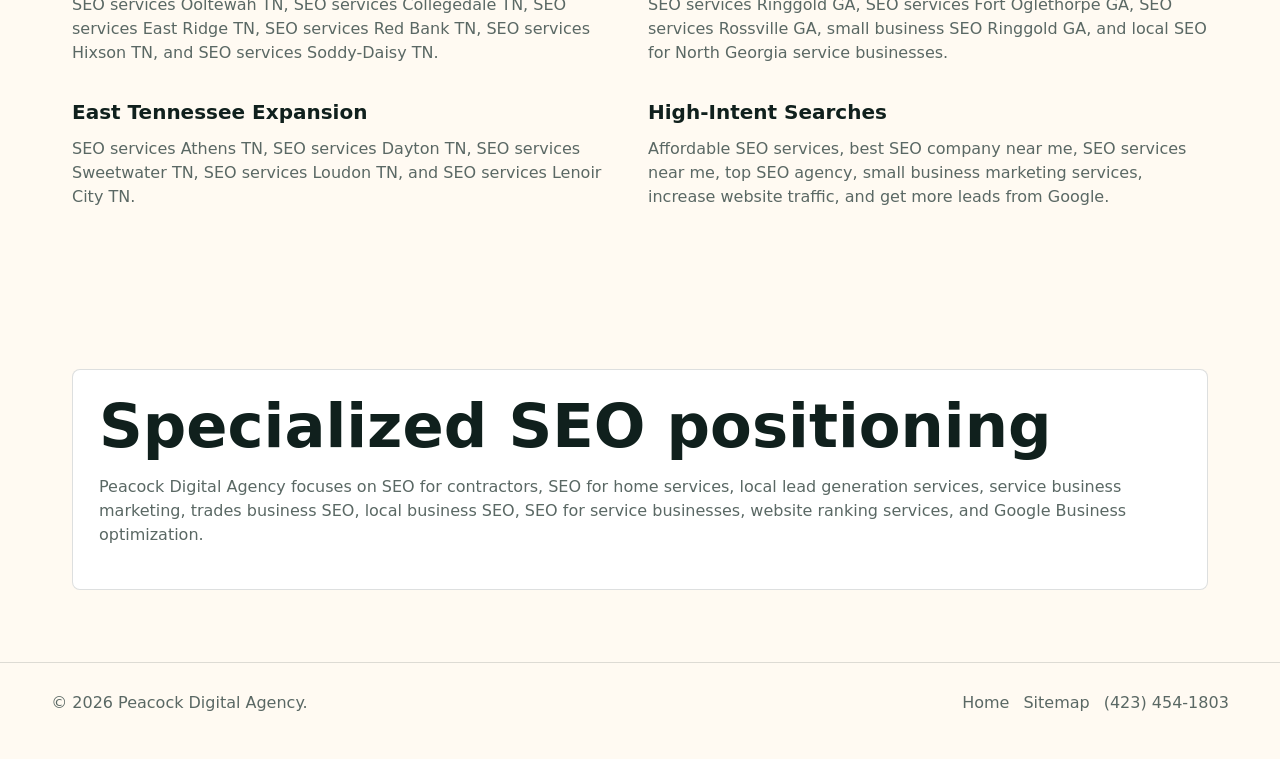
<file: service-areas.html>
<!DOCTYPE html>
<html lang="en">
  <head>
    <meta charset="UTF-8" />
    <meta name="viewport" content="width=device-width, initial-scale=1.0" />
    <title>Local SEO Areas TN &amp; GA | Peacock Digital</title>
    <meta
      name="description"
      content="Local SEO services across Knoxville, Chattanooga, Cleveland TN, Ringgold GA, Ooltewah, Hixson, East Ridge, Red Bank, and nearby markets."
    />
    <meta name="robots" content="index, follow" />
    <link rel="stylesheet" href="styles.css" />
  </head>
  <body>
    <header class="site-header">
      <a class="brand" href="index.html" aria-label="Peacock Digital Agency home">
        <img class="brand-logo" src="logo.png" alt="" />
        <span><strong>Peacock</strong><small>Digital Agency</small></span>
      </a>
      <nav class="main-nav" aria-label="Primary navigation">
        <a href="local-seo-knoxville.html">Knoxville</a>
        <a href="local-seo-chattanooga.html">Chattanooga</a>
        <a href="local-seo-cleveland-tn.html">Cleveland</a>
        <a href="local-seo-ringgold-ga.html">Ringgold</a>
        <a href="index.html#contact">Contact</a>
      </nav>
      <a class="header-phone" href="tel:+14234541803">(423) 454-1803</a>
      <a class="header-cta" href="index.html#contact">Free Audit</a>
    </header>

    <main>
      <section class="subpage-hero">
        <div class="subpage-hero-inner">
          <p class="eyebrow">Tennessee and Georgia local SEO</p>
          <h1>Local SEO service areas from Knoxville to Chattanooga and North Georgia.</h1>
          <p>
            Peacock Digital Agency helps small businesses, contractors, dentists,
            lawyers, restaurants, and service businesses get more leads from Google
            across East Tennessee and North Georgia.
          </p>
          <div class="hero-actions">
            <a class="primary-button" href="index.html#contact">Get My Free Audit</a>
            <a class="secondary-button" href="tel:+14234541803">Call Now</a>
          </div>
        </div>
      </section>

      <section class="subpage-section subpage-grid">
        <div>
          <p class="eyebrow dark">Primary markets</p>
          <h2>High-priority local SEO markets.</h2>
          <p>
            These are the core markets for SEO services, local SEO services, SEO
            company searches, digital marketing agency searches, Google ranking
            services, website SEO, SEO marketing, and lead generation SEO.
          </p>
        </div>
        <div class="content-panel">
          <ul class="local-link-list">
            <li><a href="local-seo-knoxville.html">SEO services Knoxville TN</a></li>
            <li><a href="local-seo-chattanooga.html">SEO services Chattanooga TN</a></li>
            <li><a href="local-seo-cleveland-tn.html">SEO services Cleveland TN</a></li>
            <li><a href="local-seo-ringgold-ga.html">SEO services Ringgold GA</a></li>
          </ul>
        </div>
      </section>

      <section class="subpage-section">
        <p class="eyebrow dark">Secondary service areas</p>
        <h2>Local SEO coverage for nearby cities and neighborhoods.</h2>
        <div class="service-grid">
          <article>
            <h3>Chattanooga Metro</h3>
            <p>
              SEO services Ooltewah TN, SEO services Collegedale TN, SEO services
              East Ridge TN, SEO services Red Bank TN, SEO services Hixson TN, and
              SEO services Soddy-Daisy TN.
            </p>
          </article>
          <article>
            <h3>North Georgia</h3>
            <p>
              SEO services Ringgold GA, SEO services Fort Oglethorpe GA, SEO
              services Rossville GA, small business SEO Ringgold GA, and local
              SEO for North Georgia service businesses.
            </p>
          </article>
          <article>
            <h3>East Tennessee Expansion</h3>
            <p>
              SEO services Athens TN, SEO services Dayton TN, SEO services
              Sweetwater TN, SEO services Loudon TN, and SEO services Lenoir City TN.
            </p>
          </article>
          <article>
            <h3>High-Intent Searches</h3>
            <p>
              Affordable SEO services, best SEO company near me, SEO services near
              me, top SEO agency, small business marketing services, increase
              website traffic, and get more leads from Google.
            </p>
          </article>
        </div>
      </section>

      <section class="subpage-section">
        <div class="content-panel">
          <h2>Specialized SEO positioning</h2>
          <p>
            Peacock Digital Agency focuses on SEO for contractors, SEO for home
            services, local lead generation services, service business marketing,
            trades business SEO, local business SEO, SEO for service businesses,
            website ranking services, and Google Business optimization.
          </p>
        </div>
      </section>
    </main>

    <footer>
      <p>© 2026 Peacock Digital Agency.</p>
      <div class="footer-links">
        <a href="index.html">Home</a>
        <a href="sitemap.html">Sitemap</a>
        <a href="tel:+14234541803">(423) 454-1803</a>
      </div>
    </footer>
  </body>
</html>
</file>
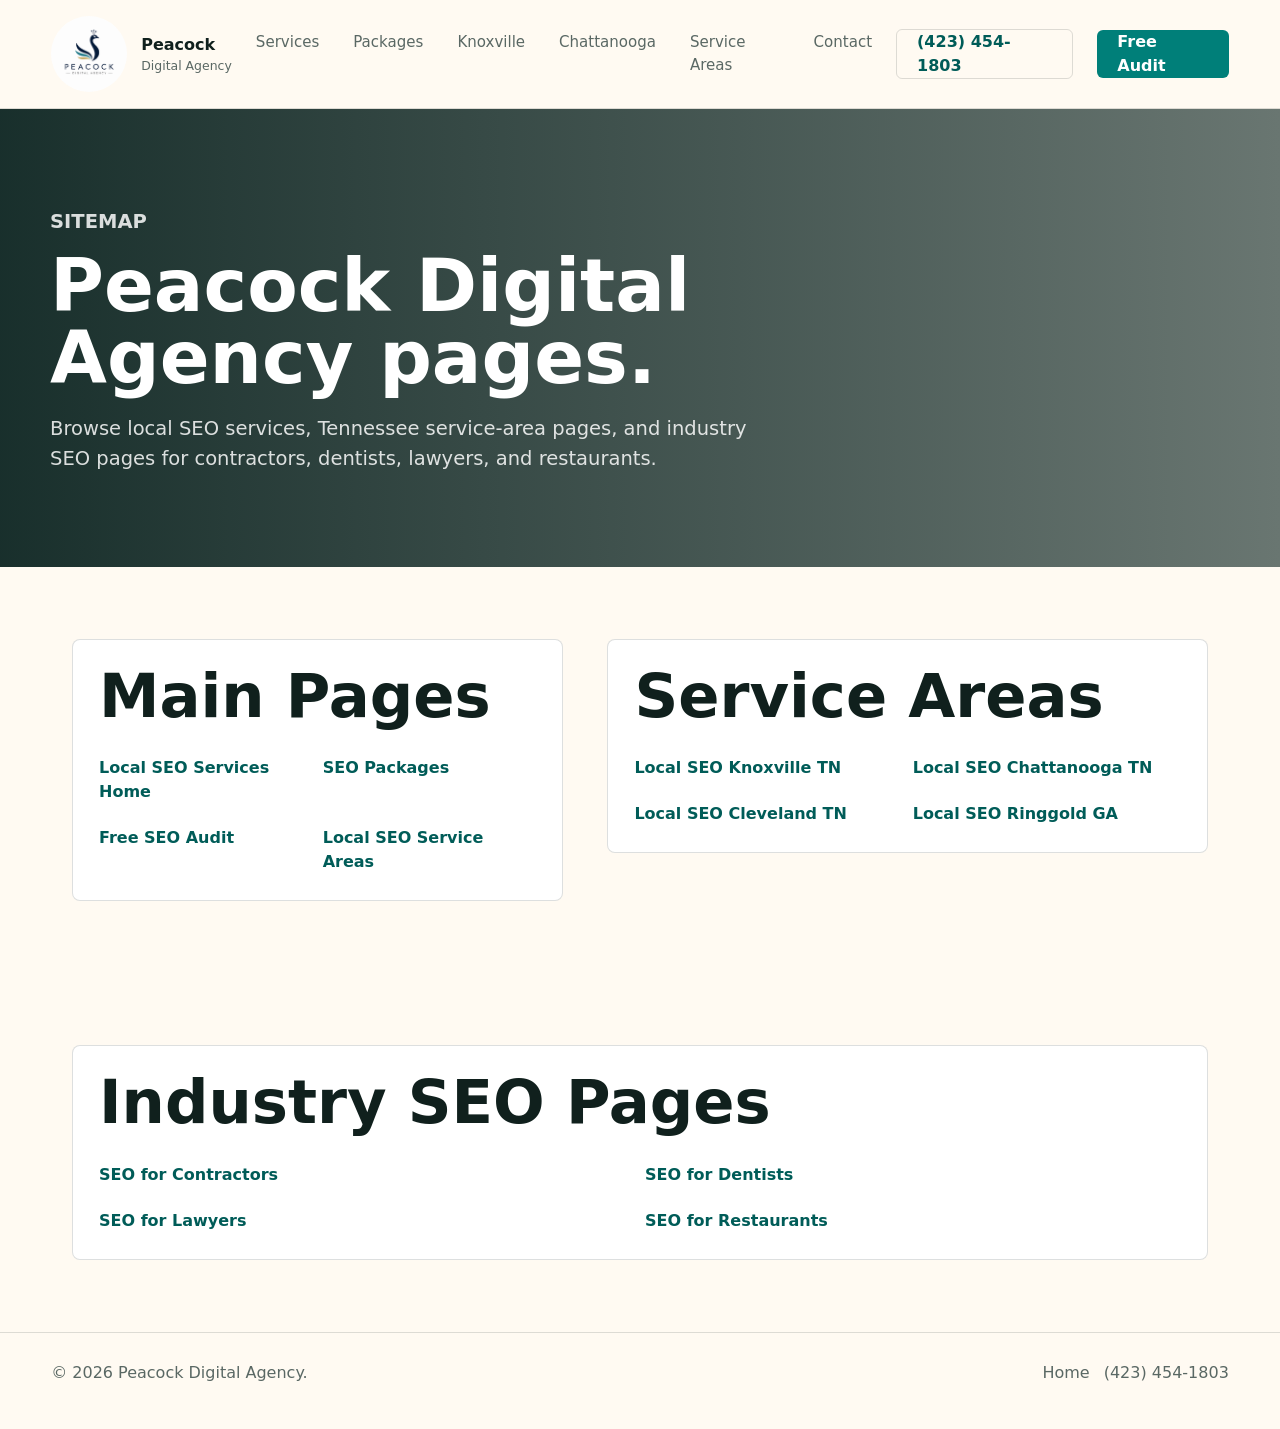
<file: sitemap.html>
<!DOCTYPE html>
<html lang="en">
  <head>
    <meta charset="UTF-8" />
    <meta name="viewport" content="width=device-width, initial-scale=1.0" />
    <title>Sitemap | Peacock Digital Agency</title>
    <meta
      name="description"
      content="Sitemap for Peacock Digital Agency local SEO services, service-area pages, and industry SEO pages."
    />
    <meta name="robots" content="index, follow" />
    <link rel="stylesheet" href="styles.css" />
  </head>
  <body>
    <header class="site-header">
      <a class="brand" href="index.html" aria-label="Peacock Digital Agency home">
        <img class="brand-logo" src="logo.png" alt="" />
        <span><strong>Peacock</strong><small>Digital Agency</small></span>
      </a>
      <nav class="main-nav" aria-label="Primary navigation">
        <a href="index.html#services">Services</a>
        <a href="index.html#packages">Packages</a>
        <a href="local-seo-knoxville.html">Knoxville</a>
        <a href="local-seo-chattanooga.html">Chattanooga</a>
        <a href="service-areas.html">Service Areas</a>
        <a href="index.html#contact">Contact</a>
      </nav>
      <a class="header-phone" href="tel:+14234541803">(423) 454-1803</a>
      <a class="header-cta" href="index.html#contact">Free Audit</a>
    </header>

    <main>
      <section class="subpage-hero">
        <div class="subpage-hero-inner">
          <p class="eyebrow">Sitemap</p>
          <h1>Peacock Digital Agency pages.</h1>
          <p>
            Browse local SEO services, Tennessee service-area pages, and industry
            SEO pages for contractors, dentists, lawyers, and restaurants.
          </p>
        </div>
      </section>

      <section class="subpage-section subpage-grid">
        <div class="content-panel">
          <h2>Main Pages</h2>
          <ul class="local-link-list">
            <li><a href="index.html">Local SEO Services Home</a></li>
            <li><a href="index.html#packages">SEO Packages</a></li>
            <li><a href="index.html#contact">Free SEO Audit</a></li>
            <li><a href="service-areas.html">Local SEO Service Areas</a></li>
          </ul>
        </div>
        <div class="content-panel">
          <h2>Service Areas</h2>
          <ul class="local-link-list">
            <li><a href="local-seo-knoxville.html">Local SEO Knoxville TN</a></li>
            <li><a href="local-seo-chattanooga.html">Local SEO Chattanooga TN</a></li>
            <li><a href="local-seo-cleveland-tn.html">Local SEO Cleveland TN</a></li>
            <li><a href="local-seo-ringgold-ga.html">Local SEO Ringgold GA</a></li>
          </ul>
        </div>
      </section>

      <section class="subpage-section">
        <div class="content-panel">
          <h2>Industry SEO Pages</h2>
          <ul class="local-link-list">
            <li><a href="seo-for-contractors.html">SEO for Contractors</a></li>
            <li><a href="seo-for-dentists.html">SEO for Dentists</a></li>
            <li><a href="seo-for-lawyers.html">SEO for Lawyers</a></li>
            <li><a href="seo-for-restaurants.html">SEO for Restaurants</a></li>
          </ul>
        </div>
      </section>
    </main>

    <footer>
      <p>© 2026 Peacock Digital Agency.</p>
      <div class="footer-links">
        <a href="index.html">Home</a>
        <a href="tel:+14234541803">(423) 454-1803</a>
      </div>
    </footer>
  </body>
</html>
</file>
<file: styles.css>
:root {
  --ink: #10201d;
  --muted: #5a6864;
  --peacock: #007f79;
  --peacock-dark: #005c58;
  --gold: #f4b740;
  --coral: #ea6b58;
  --mist: #eef7f5;
  --paper: #fffaf2;
  --white: #ffffff;
  --line: rgba(16, 32, 29, 0.14);
  --shadow: 0 24px 70px rgba(16, 32, 29, 0.2);
}

* {
  box-sizing: border-box;
}

html {
  scroll-behavior: smooth;
}

body {
  margin: 0;
  color: var(--ink);
  background: var(--paper);
  font-family: Inter, ui-sans-serif, system-ui, -apple-system, BlinkMacSystemFont, "Segoe UI", sans-serif;
  line-height: 1.5;
}

a {
  color: inherit;
  text-decoration: none;
}

img {
  display: block;
  max-width: 100%;
}

.site-header {
  position: sticky;
  top: 0;
  z-index: 10;
  display: flex;
  align-items: center;
  justify-content: space-between;
  gap: 24px;
  padding: 16px clamp(18px, 4vw, 56px);
  background: rgba(255, 250, 242, 0.9);
  border-bottom: 1px solid var(--line);
  backdrop-filter: blur(18px);
}

.brand {
  display: inline-flex;
  align-items: center;
  gap: 14px;
  min-width: max-content;
}

.brand-logo {
  width: 76px;
  height: 76px;
  object-fit: cover;
  border-radius: 50%;
}

.brand strong,
.brand small {
  display: block;
}

.brand small {
  color: var(--muted);
  font-size: 0.78rem;
}

.main-nav {
  display: flex;
  gap: clamp(14px, 3vw, 34px);
  color: var(--muted);
  font-size: 0.94rem;
}

.main-nav a:hover {
  color: var(--peacock-dark);
}

.header-phone,
.header-cta,
.primary-button,
.secondary-button,
.lead-form button {
  display: inline-flex;
  align-items: center;
  justify-content: center;
  min-height: 46px;
  padding: 0 20px;
  border-radius: 6px;
  font-weight: 800;
}

.header-cta,
.primary-button,
.lead-form button {
  color: var(--white);
  background: var(--peacock);
}

.header-phone {
  color: var(--peacock-dark);
  border: 1px solid var(--line);
}

.secondary-button {
  color: var(--white);
  border: 1px solid rgba(255, 255, 255, 0.45);
}

.hero {
  position: relative;
  min-height: 760px;
  overflow: hidden;
  color: var(--white);
}

.hero-media,
.hero-overlay {
  position: absolute;
  inset: 0;
}

.hero-media {
  background:
    linear-gradient(90deg, rgba(5, 30, 27, 0.88), rgba(5, 30, 27, 0.48)),
    url("https://images.unsplash.com/photo-1460925895917-afdab827c52f?auto=format&fit=crop&w=1800&q=82") center / cover;
  transform: scale(1.02);
}

.hero-overlay {
  background: radial-gradient(circle at 18% 28%, rgba(244, 183, 64, 0.28), transparent 28%),
    linear-gradient(180deg, transparent 78%, var(--paper));
}

.hero-inner {
  position: relative;
  display: grid;
  grid-template-columns: minmax(0, 1.08fr) minmax(360px, 0.64fr);
  gap: clamp(28px, 5vw, 70px);
  align-items: center;
  max-width: 1180px;
  min-height: 760px;
  margin: 0 auto;
  padding: 80px 22px 110px;
}

.eyebrow {
  margin: 0 0 14px;
  color: var(--gold);
  font-size: 0.78rem;
  font-weight: 900;
  letter-spacing: 0;
  text-transform: uppercase;
}

.eyebrow.dark {
  color: var(--peacock-dark);
}

h1,
h2,
h3,
p {
  margin-top: 0;
}

h1 {
  max-width: 790px;
  margin-bottom: 20px;
  font-size: 5.4rem;
  line-height: 0.98;
  letter-spacing: 0;
}

h2 {
  margin-bottom: 18px;
  font-size: 3.8rem;
  line-height: 1;
  letter-spacing: 0;
}

h3 {
  margin-bottom: 10px;
  font-size: 1.25rem;
}

.hero-subtitle {
  max-width: 620px;
  margin-bottom: 28px;
  color: rgba(255, 255, 255, 0.86);
  font-size: 1.35rem;
}

.hero-actions {
  display: flex;
  flex-wrap: wrap;
  gap: 12px;
  margin-bottom: 34px;
}

.hero-stats {
  display: grid;
  grid-template-columns: repeat(3, minmax(0, 1fr));
  gap: 14px;
  max-width: 680px;
  margin: 0;
}

.hero-stats div {
  padding: 16px;
  background: rgba(255, 255, 255, 0.12);
  border: 1px solid rgba(255, 255, 255, 0.18);
  border-radius: 8px;
  backdrop-filter: blur(8px);
}

.hero-stats dt {
  font-size: 1.55rem;
  font-weight: 900;
}

.hero-stats dd {
  margin: 0;
  color: rgba(255, 255, 255, 0.75);
  font-size: 0.9rem;
}

.lead-form {
  padding: 28px;
  color: var(--ink);
  background: rgba(255, 255, 255, 0.95);
  border: 1px solid rgba(255, 255, 255, 0.5);
  border-radius: 8px;
  box-shadow: var(--shadow);
}

.lead-form h2 {
  margin-bottom: 12px;
  font-size: 1.8rem;
}

.form-kicker,
.form-note {
  color: var(--muted);
  font-size: 0.92rem;
}

.progress {
  height: 8px;
  margin: 12px 0 20px;
  overflow: hidden;
  background: #dce8e5;
  border-radius: 999px;
}

.contact-options {
  display: grid;
  grid-template-columns: 1fr 1fr;
  gap: 10px;
  margin: 14px 0 4px;
}

.contact-options button {
  display: inline-flex;
  min-height: 44px;
  align-items: center;
  justify-content: center;
  color: var(--peacock-dark);
  background: var(--mist);
  border: 1px solid #cbd9d5;
  border-radius: 6px;
  cursor: pointer;
  font: inherit;
  font-weight: 900;
}

.contact-options button.is-active {
  color: var(--white);
  background: var(--peacock-dark);
  border-color: var(--peacock-dark);
}

.progress span {
  display: block;
  width: 55%;
  height: 100%;
  background: linear-gradient(90deg, var(--peacock), var(--gold));
}

label {
  display: grid;
  gap: 6px;
  margin-bottom: 13px;
  color: #32413e;
  font-size: 0.9rem;
  font-weight: 800;
}

input,
select,
textarea {
  width: 100%;
  min-height: 46px;
  padding: 11px 12px;
  color: var(--ink);
  background: var(--white);
  border: 1px solid #cbd9d5;
  border-radius: 6px;
  font: inherit;
}

textarea {
  resize: vertical;
}

.form-trap {
  position: absolute;
  left: -9999px;
  width: 1px;
  height: 1px;
  opacity: 0;
}

.lead-form button {
  width: 100%;
  border: 0;
  cursor: pointer;
  font: inherit;
}

.form-status {
  display: none;
  margin-top: 14px;
  padding: 14px;
  color: var(--ink);
  background: var(--mist);
  border: 1px solid #cbd9d5;
  border-radius: 6px;
}

.form-status.is-visible {
  display: grid;
  gap: 10px;
}

.form-status strong,
.form-status span {
  display: block;
}

.form-status p {
  margin-bottom: 0;
  color: var(--muted);
  font-size: 0.9rem;
}

.form-status-actions {
  display: grid;
  grid-template-columns: 1fr 1fr;
  gap: 10px;
}

.form-status-actions a,
.form-status-actions button {
  display: inline-flex;
  min-height: 40px;
  align-items: center;
  justify-content: center;
  padding: 0 12px;
  color: var(--peacock-dark);
  background: var(--white);
  border: 1px solid #cbd9d5;
  border-radius: 6px;
  cursor: pointer;
  font: inherit;
  font-size: 0.88rem;
  font-weight: 900;
}

.proof-band {
  display: grid;
  grid-template-columns: repeat(4, minmax(0, 1fr));
  gap: 1px;
  max-width: 1180px;
  margin: -64px auto 0;
  padding: 0 22px;
  position: relative;
  z-index: 2;
}

.proof-band div {
  padding: 24px;
  background: var(--white);
  border: 1px solid var(--line);
}

.proof-band strong,
.proof-band span {
  display: block;
}

.proof-band span {
  margin-top: 6px;
  color: var(--muted);
  font-size: 0.92rem;
}

.section {
  max-width: 1180px;
  margin: 0 auto;
  padding: 96px 22px;
}

.split {
  display: grid;
  grid-template-columns: 0.75fr 1.25fr;
  gap: 48px;
  align-items: start;
}

.section-copy p {
  color: var(--muted);
  font-size: 1.08rem;
}

.service-grid,
.metric-grid {
  display: grid;
  grid-template-columns: repeat(2, minmax(0, 1fr));
  gap: 16px;
}

.metric-grid article {
  min-height: 190px;
  padding: 24px;
  background: var(--white);
  border: 1px solid var(--line);
  border-radius: 8px;
}

.service-card {
  min-height: 280px;
  perspective: 1200px;
}

.service-card-inner {
  position: relative;
  width: 100%;
  min-height: 100%;
  transform-style: preserve-3d;
  transition: transform 650ms ease;
}

.service-card:hover .service-card-inner,
.service-card:focus .service-card-inner,
.service-card:focus-within .service-card-inner {
  transform: rotateY(180deg);
}

.service-card-face {
  position: absolute;
  inset: 0;
  min-height: 280px;
  overflow: hidden;
  backface-visibility: hidden;
  border: 1px solid var(--line);
  border-radius: 8px;
}

.service-card-front {
  padding: 24px;
  background: var(--white);
}

.service-card-front span {
  display: inline-flex;
  margin-bottom: 36px;
  color: var(--coral);
  font-weight: 900;
}

.service-card-front p,
.metric-grid p {
  color: var(--muted);
}

.service-card-back {
  display: grid;
  place-items: end start;
  color: var(--white);
  background: var(--ink);
  transform: rotateY(180deg);
}

.service-card-back::after {
  position: absolute;
  inset: 0;
  content: "";
  background: linear-gradient(180deg, rgba(16, 32, 29, 0.08), rgba(16, 32, 29, 0.82));
}

.service-card-back img {
  position: absolute;
  inset: 0;
  width: 100%;
  height: 100%;
  object-fit: cover;
  transform: scale(1.02);
  transition: transform 900ms ease;
}

.service-card:hover .service-card-back img,
.service-card:focus .service-card-back img,
.service-card:focus-within .service-card-back img {
  transform: scale(1.12);
}

.service-card-back-copy {
  position: relative;
  z-index: 1;
  padding: 22px;
}

.service-card-back-copy strong {
  display: block;
  margin-bottom: 6px;
  font-size: 1.2rem;
}

.service-card-back-copy p {
  margin-bottom: 0;
  color: rgba(255, 255, 255, 0.82);
  font-size: 0.9rem;
}

@media (prefers-reduced-motion: reduce) {
  .service-card-inner {
    transition: none;
  }

  .service-card-back img {
    transition: none;
  }
}

.image-feature {
  display: grid;
  grid-template-columns: 1.05fr 0.95fr;
  gap: 46px;
  align-items: center;
}

.image-feature img {
  width: 100%;
  height: auto;
  aspect-ratio: 3 / 2;
  object-fit: contain;
  background: #020b11;
  border-radius: 8px;
  box-shadow: 0 22px 55px rgba(16, 32, 29, 0.16);
}

.process-list {
  display: grid;
  gap: 14px;
  padding: 0;
  margin: 28px 0 0;
  list-style: none;
}

.process-list li {
  display: grid;
  grid-template-columns: 120px 1fr;
  gap: 16px;
  padding: 18px 0;
  border-top: 1px solid var(--line);
}

.process-list span {
  color: var(--muted);
}

.packages-section {
  padding-top: 44px;
}

.package-grid {
  display: grid;
  grid-template-columns: repeat(3, minmax(0, 1fr));
  gap: 18px;
  align-items: stretch;
}

.package-card {
  position: relative;
  display: flex;
  flex-direction: column;
  min-height: 740px;
  padding: 28px;
  background: var(--white);
  border: 1px solid var(--line);
  border-top: 6px solid var(--peacock);
  border-radius: 8px;
}

.package-card.featured {
  border-top-color: var(--gold);
  box-shadow: 0 24px 60px rgba(16, 32, 29, 0.14);
}

.package-card.domination {
  border-top-color: var(--coral);
}

.package-badge {
  position: absolute;
  top: 18px;
  right: 18px;
  margin: 0;
  padding: 7px 10px;
  color: var(--ink);
  background: var(--gold);
  border-radius: 999px;
  font-size: 0.76rem;
  font-weight: 900;
}

.package-label {
  margin-bottom: 8px;
  color: var(--peacock-dark);
  font-size: 0.82rem;
  font-weight: 900;
  text-transform: uppercase;
}

.package-card h3 {
  margin-bottom: 10px;
  font-size: 2rem;
}

.package-card h4 {
  margin: 18px 0 8px;
  font-size: 0.92rem;
  text-transform: uppercase;
}

.package-fit,
.package-promise,
.package-card li {
  color: var(--muted);
}

.package-promise {
  min-height: 72px;
  padding: 14px;
  background: var(--mist);
  border-radius: 8px;
  font-weight: 800;
}

.package-card ul {
  display: grid;
  gap: 8px;
  padding-left: 20px;
  margin: 0;
}

.package-price {
  margin: auto 0 18px;
  padding-top: 24px;
  font-size: 1.05rem;
}

.package-price strong {
  display: block;
  color: var(--ink);
  font-size: 1.65rem;
}

.package-button {
  display: inline-flex;
  align-items: center;
  justify-content: center;
  min-height: 46px;
  padding: 0 18px;
  color: var(--ink);
  border: 1px solid var(--line);
  border-radius: 6px;
  font-weight: 900;
}

.primary-package {
  color: var(--white);
  background: var(--peacock);
  border-color: var(--peacock);
}

.sales-line {
  max-width: 780px;
  margin: 34px auto 0;
  color: var(--ink);
  font-size: 1.35rem;
  font-weight: 900;
  text-align: center;
}

.results {
  padding-top: 40px;
}

.centered {
  max-width: 780px;
  margin: 0 auto 34px;
  text-align: center;
}

.metric-grid {
  grid-template-columns: repeat(3, minmax(0, 1fr));
}

.metric-grid article {
  min-height: 220px;
  background: var(--mist);
}

.metric-grid strong {
  display: block;
  margin-bottom: 48px;
  font-size: 1.4rem;
}

.local-search {
  padding-top: 38px;
}

.local-grid,
.industry-grid {
  display: grid;
  grid-template-columns: repeat(4, minmax(0, 1fr));
  gap: 16px;
}

.local-grid article,
.industry-grid article {
  min-height: 250px;
  padding: 24px;
  background: var(--white);
  border: 1px solid var(--line);
  border-radius: 8px;
}

.local-grid p,
.industry-grid p,
.faq-list p {
  color: var(--muted);
}

.industry-grid a,
.local-link-list a {
  display: inline-flex;
  margin-top: 12px;
  color: var(--peacock-dark);
  font-weight: 900;
}

.industries-section {
  padding-top: 40px;
}

.service-area-strip {
  margin-top: 24px;
  padding: 24px;
  background: var(--mist);
  border: 1px solid var(--line);
  border-radius: 8px;
}

.service-area-strip p:last-of-type {
  margin-bottom: 10px;
  color: var(--muted);
}

.service-area-strip a {
  color: var(--peacock-dark);
  font-weight: 900;
}

.subpage-hero {
  padding: 98px 22px 74px;
  color: var(--white);
  background:
    linear-gradient(90deg, rgba(5, 30, 27, 0.92), rgba(5, 30, 27, 0.6)),
    url("https://images.unsplash.com/photo-1557804506-669a67965ba0?auto=format&fit=crop&w=1800&q=80") center / cover;
}

.subpage-hero-inner,
.subpage-section {
  max-width: 1180px;
  margin: 0 auto;
}

.subpage-hero h1 {
  max-width: 880px;
  font-size: 4.6rem;
}

.subpage-hero p {
  max-width: 740px;
  color: rgba(255, 255, 255, 0.84);
  font-size: 1.22rem;
}

.subpage-section {
  padding: 72px 22px;
}

.subpage-grid {
  display: grid;
  grid-template-columns: minmax(0, 0.9fr) minmax(0, 1.1fr);
  gap: 44px;
  align-items: start;
}

.content-panel {
  padding: 26px;
  background: var(--white);
  border: 1px solid var(--line);
  border-radius: 8px;
}

.content-panel p,
.content-panel li,
.subpage-section p {
  color: var(--muted);
}

.content-panel ul,
.local-link-list {
  display: grid;
  gap: 10px;
  margin: 0;
}

.local-link-list {
  grid-template-columns: repeat(2, minmax(0, 1fr));
  padding: 0;
  list-style: none;
}

.subpage-cta {
  display: flex;
  align-items: center;
  justify-content: space-between;
  gap: 24px;
  max-width: 1180px;
  margin: 0 auto 74px;
  padding: 38px;
  color: var(--white);
  background: var(--ink);
  border-radius: 8px;
}

.subpage-cta h2 {
  margin-bottom: 8px;
  font-size: 2.4rem;
}

.subpage-cta p {
  margin-bottom: 0;
  color: rgba(255, 255, 255, 0.76);
}

.faq-section {
  display: grid;
  grid-template-columns: minmax(0, 0.8fr) minmax(0, 1.2fr);
  gap: 46px;
  padding-top: 40px;
}

.faq-list {
  display: grid;
  gap: 12px;
}

.faq-list details {
  padding: 20px 22px;
  background: var(--white);
  border: 1px solid var(--line);
  border-radius: 8px;
}

.faq-list summary {
  cursor: pointer;
  font-weight: 900;
}

.faq-list p {
  margin: 14px 0 0;
}

.testimonial-section {
  display: grid;
  grid-template-columns: minmax(0, 0.86fr) minmax(0, 1.14fr);
  gap: 46px;
  padding: 96px max(22px, calc((100vw - 1180px) / 2 + 22px));
  color: var(--white);
  background: #10201d;
}

.testimonial-copy h2 {
  max-width: 560px;
}

.testimonials {
  display: grid;
  gap: 16px;
}

figure {
  margin: 0;
  padding: 26px;
  background: rgba(255, 255, 255, 0.08);
  border: 1px solid rgba(255, 255, 255, 0.14);
  border-radius: 8px;
}

blockquote {
  margin: 0 0 18px;
  font-size: 1.2rem;
}

figcaption {
  color: rgba(255, 255, 255, 0.7);
}

.final-cta {
  display: flex;
  align-items: center;
  justify-content: space-between;
  gap: 24px;
  max-width: 1180px;
  margin: 0 auto;
  padding: 78px 22px;
}

.final-cta h2 {
  margin-bottom: 0;
}

.dark-button {
  background: var(--ink);
}

footer {
  display: flex;
  justify-content: space-between;
  gap: 18px;
  padding: 28px clamp(18px, 4vw, 56px);
  color: var(--muted);
  border-top: 1px solid var(--line);
}

.footer-links {
  display: flex;
  flex-wrap: wrap;
  gap: 14px;
  justify-content: flex-end;
}

.form-success {
  display: grid;
  min-height: 320px;
  place-items: center;
  text-align: center;
}

.form-success strong {
  display: block;
  margin-bottom: 10px;
  color: var(--peacock-dark);
  font-size: 1.45rem;
}

@media (max-width: 900px) {
  .main-nav {
    display: none;
  }

  .hero-inner,
  .split,
  .image-feature,
  .testimonial-section {
    grid-template-columns: 1fr;
  }

  .hero-inner {
    padding-top: 54px;
  }

  h1 {
    font-size: 4.25rem;
  }

  h2 {
    font-size: 3rem;
  }

  .hero-subtitle {
    font-size: 1.2rem;
  }

  .lead-form {
    max-width: 620px;
  }

  .proof-band,
  .package-grid,
  .local-grid,
  .industry-grid,
  .metric-grid {
    grid-template-columns: 1fr 1fr;
  }

  .faq-section {
    grid-template-columns: 1fr;
  }

  .subpage-grid,
  .subpage-cta {
    grid-template-columns: 1fr;
  }

  .subpage-cta {
    display: grid;
  }

  .image-feature img {
    height: auto;
  }
}

@media (max-width: 620px) {
  .site-header {
    position: static;
    gap: 14px;
  }

  .brand {
    gap: 10px;
  }

  .brand-logo {
    width: 58px;
    height: 58px;
  }

  .header-cta {
    display: none;
  }

  .header-phone {
    min-height: 40px;
    padding: 0 12px;
    font-size: 0.9rem;
  }

  .hero,
  .hero-inner {
    min-height: auto;
  }

  .hero-inner {
    padding-bottom: 92px;
  }

  h1 {
    font-size: 2.85rem;
  }

  .subpage-hero h1 {
    font-size: 2.8rem;
  }

  h2 {
    font-size: 2.25rem;
  }

  .hero-stats,
  .proof-band,
  .service-grid,
  .package-grid,
  .local-grid,
  .industry-grid,
  .metric-grid {
    grid-template-columns: 1fr;
  }

  .package-card {
    min-height: auto;
  }

  .proof-band {
    margin-top: -42px;
  }

  .process-list li {
    grid-template-columns: 1fr;
    gap: 4px;
  }

  .image-feature img {
    height: auto;
  }

  .final-cta,
  footer {
    align-items: flex-start;
    flex-direction: column;
  }

  .local-link-list {
    grid-template-columns: 1fr;
  }

  .footer-links {
    justify-content: flex-start;
  }
}
</file>
